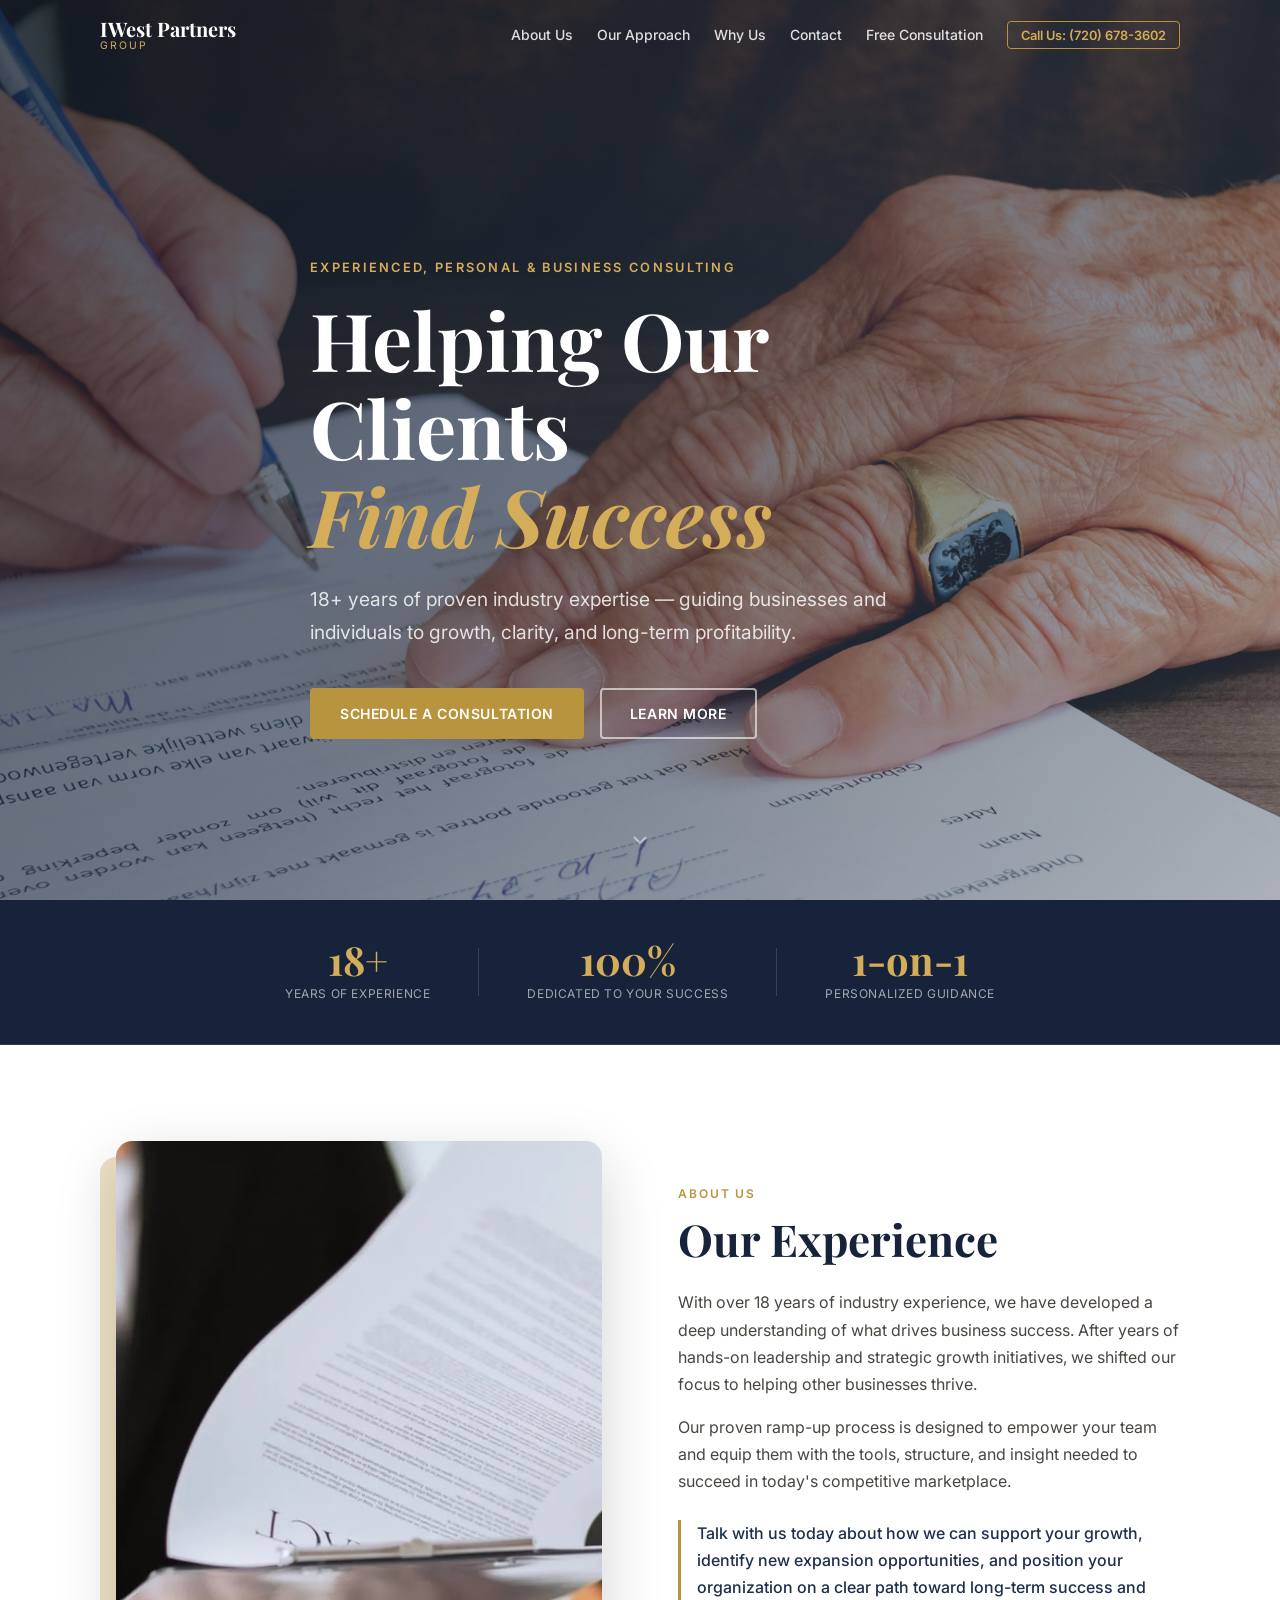
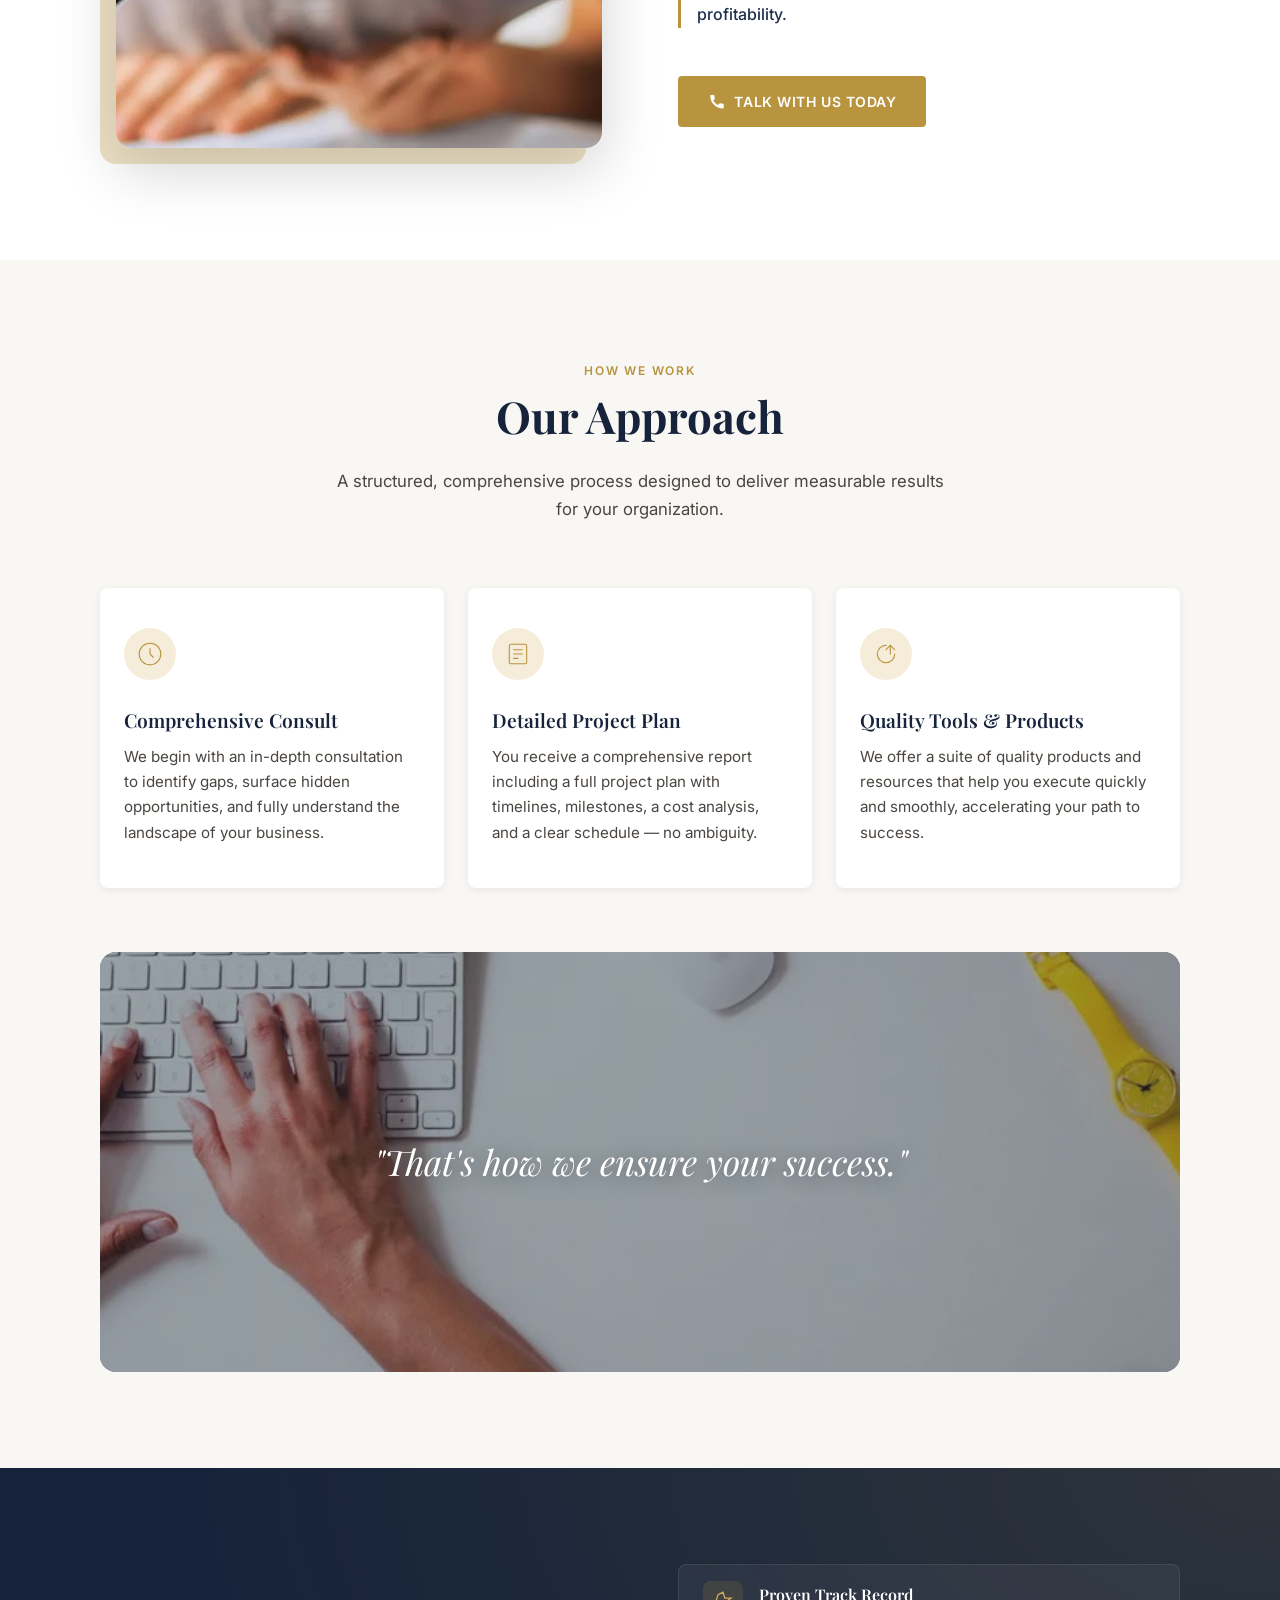
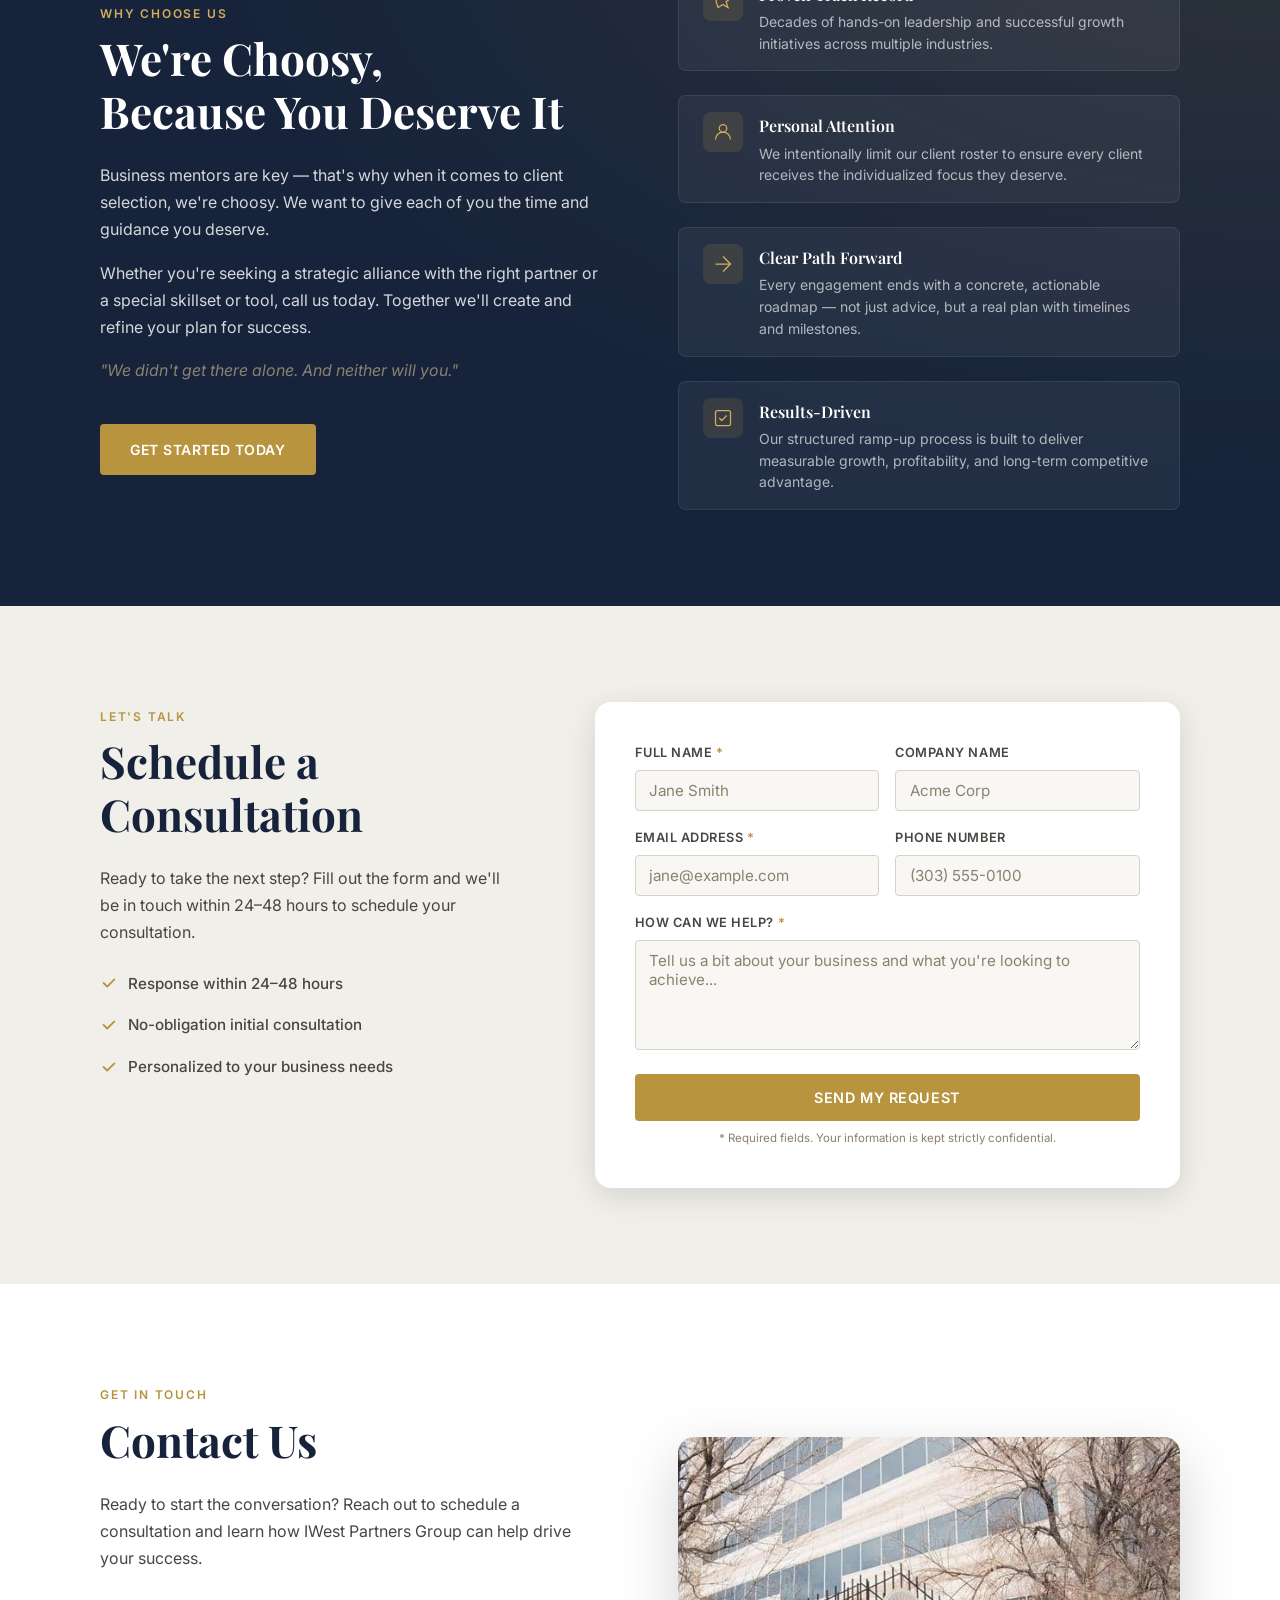
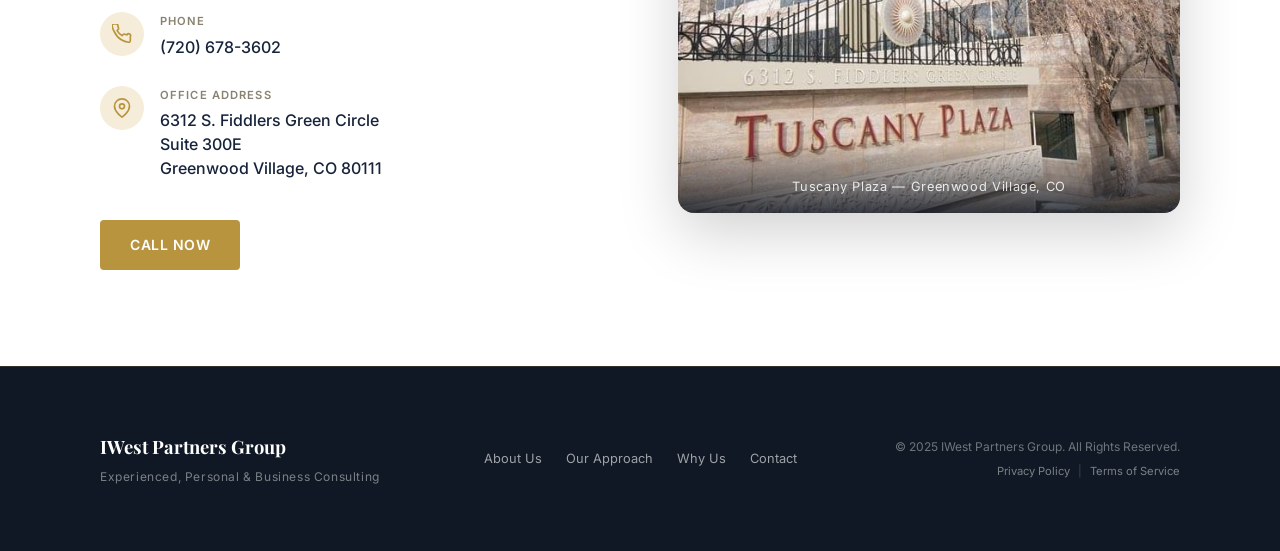
<file: index.html>
<!DOCTYPE html>
<html lang="en">
<head>
  <meta charset="UTF-8" />
  <meta name="viewport" content="width=device-width, initial-scale=1.0" />
  <title>IWest Partners Group | Business &amp; Personal Consulting</title>
  <meta name="description" content="IWest Partners Group — Experienced personal and business consulting helping clients find success. 18+ years of industry experience in Greenwood Village, CO." />

  <!-- Open Graph / Social Sharing -->
  <meta property="og:type" content="website" />
  <meta property="og:url" content="https://www.iwestpartners.com/" />
  <meta property="og:title" content="IWest Partners Group | Business &amp; Personal Consulting" />
  <meta property="og:description" content="18+ years of proven expertise guiding businesses and individuals to growth, clarity, and long-term profitability. Schedule a free consultation today." />
  <meta property="og:image" content="https://www.iwestpartners.com/images/hero-bg.jpg" />

  <!-- Twitter / X Card -->
  <meta name="twitter:card" content="summary_large_image" />
  <meta name="twitter:title" content="IWest Partners Group | Business &amp; Personal Consulting" />
  <meta name="twitter:description" content="18+ years of proven expertise guiding businesses and individuals to growth, clarity, and long-term profitability. Schedule a free consultation today." />
  <meta name="twitter:image" content="https://www.iwestpartners.com/images/hero-bg.jpg" />
  <link rel="preconnect" href="https://fonts.googleapis.com" />
  <link rel="preconnect" href="https://fonts.gstatic.com" crossorigin />
  <link href="https://fonts.googleapis.com/css2?family=Playfair+Display:wght@400;600;700&family=Inter:wght@300;400;500;600&display=swap" rel="stylesheet" />
  <link rel="stylesheet" href="css/styles.css" />
  <link rel="icon" type="image/svg+xml" href="favicon.svg" />
</head>
<body>

  <!-- ============================================================
       NAVIGATION
  ============================================================ -->
  <header class="site-header" id="site-header">
    <nav class="nav container">
      <a href="#home" class="nav-logo">
        <span class="logo-main">IWest Partners</span>
        <span class="logo-sub">Group</span>
      </a>

      <button class="nav-toggle" id="nav-toggle" aria-label="Toggle navigation">
        <span></span><span></span><span></span>
      </button>

      <ul class="nav-links" id="nav-links">
        <li><a href="#about" class="nav-link">About Us</a></li>
        <li><a href="#approach" class="nav-link">Our Approach</a></li>
        <li><a href="#why-us" class="nav-link">Why Us</a></li>
        <li><a href="#contact" class="nav-link">Contact</a></li>
        <li><a href="#consultation" class="nav-link">Free Consultation</a></li>
        <li><a href="tel:7206783602" class="nav-cta">Call Us: (720) 678-3602</a></li>
      </ul>
    </nav>
  </header>

  <!-- ============================================================
       HERO
  ============================================================ -->
  <section class="hero" id="home">
    <div class="hero-bg">
      <!-- Place images/hero-bg.jpg (keyboard/desk photo) in the images folder -->
      <img src="images/hero-bg.jpg" alt="" class="hero-bg-img" aria-hidden="true" />
      <div class="hero-overlay"></div>
    </div>
    <div class="hero-content container">
      <p class="hero-eyebrow">Experienced, Personal &amp; Business Consulting</p>
      <h1 class="hero-headline">Helping Our Clients<br /><em>Find Success</em></h1>
      <p class="hero-sub">18+ years of proven industry expertise — guiding businesses and individuals to growth, clarity, and long-term profitability.</p>
      <div class="hero-actions">
        <a href="#consultation" class="btn btn-primary">Schedule a Consultation</a>
        <a href="#about" class="btn btn-outline">Learn More</a>
      </div>
    </div>
    <a href="#about" class="hero-scroll" aria-label="Scroll down">
      <svg width="24" height="24" viewBox="0 0 24 24" fill="none" stroke="currentColor" stroke-width="2">
        <polyline points="6 9 12 15 18 9"></polyline>
      </svg>
    </a>
  </section>

  <!-- ============================================================
       STATS BAR
  ============================================================ -->
  <section class="stats-bar">
    <div class="container stats-grid">
      <div class="stat-item">
        <span class="stat-number">18+</span>
        <span class="stat-label">Years of Experience</span>
      </div>
      <div class="stat-divider"></div>
      <div class="stat-item">
        <span class="stat-number">100%</span>
        <span class="stat-label">Dedicated to Your Success</span>
      </div>
      <div class="stat-divider"></div>
      <div class="stat-item">
        <span class="stat-number">1-on-1</span>
        <span class="stat-label">Personalized Guidance</span>
      </div>
    </div>
  </section>

  <!-- ============================================================
       ABOUT
  ============================================================ -->
  <section class="about section" id="about">
    <div class="container about-grid">
      <div class="about-image-wrap fade-in">
        <!-- Place images/about-team.jpg (document review / business meeting photo) -->
        <img src="images/about-team.jpg" alt="Business professionals reviewing documents" class="about-img" loading="lazy" />
        <div class="about-image-accent"></div>
      </div>
      <div class="about-text fade-in">
        <p class="section-eyebrow">About Us</p>
        <h2 class="section-title">Our Experience</h2>
        <p class="body-text">With over 18 years of industry experience, we have developed a deep understanding of what drives business success. After years of hands-on leadership and strategic growth initiatives, we shifted our focus to helping other businesses thrive.</p>
        <p class="body-text">Our proven ramp-up process is designed to empower your team and equip them with the tools, structure, and insight needed to succeed in today's competitive marketplace.</p>
        <p class="body-text highlight-text">Talk with us today about how we can support your growth, identify new expansion opportunities, and position your organization on a clear path toward long-term success and profitability.</p>
        <a href="tel:7206783602" class="btn btn-primary">
          <svg xmlns="http://www.w3.org/2000/svg" viewBox="0 0 24 24" fill="currentColor" width="18" height="18" style="margin-right:8px;vertical-align:-3px;flex-shrink:0"><path d="M6.62 10.79a15.05 15.05 0 006.59 6.59l2.2-2.2a1 1 0 011.01-.24 11.47 11.47 0 003.58.57 1 1 0 011 1V21a1 1 0 01-1 1A17 17 0 013 5a1 1 0 011-1h3.5a1 1 0 011 1 11.47 11.47 0 00.57 3.58 1 1 0 01-.25 1.01l-2.2 2.2z"/></svg>Talk With Us Today
        </a>
      </div>
    </div>
  </section>

  <!-- ============================================================
       APPROACH
  ============================================================ -->
  <section class="approach section" id="approach">
    <div class="container">
      <div class="section-header text-center fade-in">
        <p class="section-eyebrow">How We Work</p>
        <h2 class="section-title">Our Approach</h2>
        <p class="section-intro">A structured, comprehensive process designed to deliver measurable results for your organization.</p>
      </div>

      <div class="approach-cards">

        <div class="approach-card fade-in">
          <div class="card-icon">
            <svg viewBox="0 0 48 48" fill="none" stroke="currentColor" stroke-width="2" stroke-linecap="round" stroke-linejoin="round">
              <circle cx="24" cy="24" r="20"/>
              <path d="M24 14v10l6 6"/>
            </svg>
          </div>
          <h3 class="card-title">Comprehensive Consult</h3>
          <p class="card-text">We begin with an in-depth consultation to identify gaps, surface hidden opportunities, and fully understand the landscape of your business.</p>
        </div>

        <div class="approach-card fade-in">
          <div class="card-icon">
            <svg viewBox="0 0 48 48" fill="none" stroke="currentColor" stroke-width="2" stroke-linecap="round" stroke-linejoin="round">
              <rect x="8" y="6" width="32" height="36" rx="3"/>
              <line x1="16" y1="16" x2="32" y2="16"/>
              <line x1="16" y1="24" x2="32" y2="24"/>
              <line x1="16" y1="32" x2="24" y2="32"/>
            </svg>
          </div>
          <h3 class="card-title">Detailed Project Plan</h3>
          <p class="card-text">You receive a comprehensive report including a full project plan with timelines, milestones, a cost analysis, and a clear schedule — no ambiguity.</p>
        </div>

        <div class="approach-card fade-in">
          <div class="card-icon">
            <svg viewBox="0 0 48 48" fill="none" stroke="currentColor" stroke-width="2" stroke-linecap="round" stroke-linejoin="round">
              <path d="M40 24c0 8.837-7.163 16-16 16S8 32.837 8 24 15.163 8 24 8"/>
              <polyline points="24 16 32 8 40 16"/>
              <path d="M32 8v16"/>
            </svg>
          </div>
          <h3 class="card-title">Quality Tools &amp; Products</h3>
          <p class="card-text">We offer a suite of quality products and resources that help you execute quickly and smoothly, accelerating your path to success.</p>
        </div>

      </div>

      <div class="approach-image-wrap fade-in">
        <!-- Place images/approach.jpg (signing/writing document photo) -->
        <img src="images/approach.jpg" alt="Professional reviewing and signing a business document" class="approach-img" loading="lazy" />
        <div class="approach-overlay">
          <blockquote class="approach-quote">"That's how we ensure your success."</blockquote>
        </div>
      </div>

    </div>
  </section>

  <!-- ============================================================
       WHY US
  ============================================================ -->
  <section class="why-us section" id="why-us">
    <div class="why-us-bg"></div>
    <div class="container why-us-inner">
      <div class="why-us-text fade-in">
        <p class="section-eyebrow light">Why Choose Us</p>
        <h2 class="section-title light">We're Choosy,<br />Because You Deserve It</h2>
        <p class="body-text light">Business mentors are key — that's why when it comes to client selection, we're choosy. We want to give each of you the time and guidance you deserve.</p>
        <p class="body-text light">Whether you're seeking a strategic alliance with the right partner or a special skillset or tool, call us today. Together we'll create and refine your plan for success.</p>
        <p class="body-text light italic">"We didn't get there alone. And neither will you."</p>
        <a href="#contact" class="btn btn-gold">Get Started Today</a>
      </div>
      <div class="why-us-features fade-in">
        <div class="feature-item">
          <div class="feature-icon">
            <svg viewBox="0 0 32 32" fill="none" stroke="currentColor" stroke-width="2">
              <path d="M16 2l3.09 9.26H29l-8.09 5.99 3.09 9.26L16 21.52l-7.91 5-3.09-9.26L5 15.25l3.09-9.26z" />
            </svg>
          </div>
          <div>
            <h4 class="feature-title">Proven Track Record</h4>
            <p class="feature-text">Decades of hands-on leadership and successful growth initiatives across multiple industries.</p>
          </div>
        </div>
        <div class="feature-item">
          <div class="feature-icon">
            <svg viewBox="0 0 32 32" fill="none" stroke="currentColor" stroke-width="2">
              <circle cx="16" cy="10" r="6"/>
              <path d="M4 28c0-6.627 5.373-12 12-12s12 5.373 12 12"/>
            </svg>
          </div>
          <div>
            <h4 class="feature-title">Personal Attention</h4>
            <p class="feature-text">We intentionally limit our client roster to ensure every client receives the individualized focus they deserve.</p>
          </div>
        </div>
        <div class="feature-item">
          <div class="feature-icon">
            <svg viewBox="0 0 32 32" fill="none" stroke="currentColor" stroke-width="2">
              <path d="M4 16h24M16 4l12 12-12 12"/>
            </svg>
          </div>
          <div>
            <h4 class="feature-title">Clear Path Forward</h4>
            <p class="feature-text">Every engagement ends with a concrete, actionable roadmap — not just advice, but a real plan with timelines and milestones.</p>
          </div>
        </div>
        <div class="feature-item">
          <div class="feature-icon">
            <svg viewBox="0 0 32 32" fill="none" stroke="currentColor" stroke-width="2">
              <rect x="4" y="4" width="24" height="24" rx="3"/>
              <polyline points="10 16 14 20 22 12"/>
            </svg>
          </div>
          <div>
            <h4 class="feature-title">Results-Driven</h4>
            <p class="feature-text">Our structured ramp-up process is built to deliver measurable growth, profitability, and long-term competitive advantage.</p>
          </div>
        </div>
      </div>
    </div>
  </section>

  <!-- ============================================================
       CONSULTATION FORM
  ============================================================ -->
  <section class="consult-form section" id="consultation">
    <div class="container">
      <div class="consult-form-inner">

        <div class="consult-form-text fade-in">
          <p class="section-eyebrow">Let's Talk</p>
          <h2 class="section-title">Schedule a Consultation</h2>
          <p class="body-text">Ready to take the next step? Fill out the form and we'll be in touch within 24–48 hours to schedule your consultation.</p>
          <ul class="consult-promises">
            <li>
              <svg viewBox="0 0 20 20" fill="currentColor"><path fill-rule="evenodd" d="M16.707 5.293a1 1 0 010 1.414l-8 8a1 1 0 01-1.414 0l-4-4a1 1 0 011.414-1.414L8 12.586l7.293-7.293a1 1 0 011.414 0z" clip-rule="evenodd"/></svg>
              Response within 24–48 hours
            </li>
            <li>
              <svg viewBox="0 0 20 20" fill="currentColor"><path fill-rule="evenodd" d="M16.707 5.293a1 1 0 010 1.414l-8 8a1 1 0 01-1.414 0l-4-4a1 1 0 011.414-1.414L8 12.586l7.293-7.293a1 1 0 011.414 0z" clip-rule="evenodd"/></svg>
              No-obligation initial consultation
            </li>
            <li>
              <svg viewBox="0 0 20 20" fill="currentColor"><path fill-rule="evenodd" d="M16.707 5.293a1 1 0 010 1.414l-8 8a1 1 0 01-1.414 0l-4-4a1 1 0 011.414-1.414L8 12.586l7.293-7.293a1 1 0 011.414 0z" clip-rule="evenodd"/></svg>
              Personalized to your business needs
            </li>
          </ul>
        </div>

        <form
          class="consult-form-card fade-in"
          action="https://formspree.io/f/mzdjbqgv"
          method="POST"
          id="consultForm"
        >
          <!-- Honeypot: hidden from humans, bots fill it in and get rejected -->
          <input type="text" name="_gotcha" style="display:none" tabindex="-1" autocomplete="off" />
          <div class="form-row">
            <div class="form-group">
              <label for="name">Full Name <span class="required">*</span></label>
              <input type="text" id="name" name="name" placeholder="Jane Smith" required />
            </div>
            <div class="form-group">
              <label for="company">Company Name</label>
              <input type="text" id="company" name="company" placeholder="Acme Corp" />
            </div>
          </div>
          <div class="form-row">
            <div class="form-group">
              <label for="email">Email Address <span class="required">*</span></label>
              <input type="email" id="email" name="email" placeholder="jane@example.com" required />
            </div>
            <div class="form-group">
              <label for="phone">Phone Number</label>
              <input type="tel" id="phone" name="phone" placeholder="(303) 555-0100" />
            </div>
          </div>
          <div class="form-group">
            <label for="message">How Can We Help? <span class="required">*</span></label>
            <textarea id="message" name="message" rows="4" placeholder="Tell us a bit about your business and what you're looking to achieve..." required></textarea>
          </div>
          <button type="submit" class="btn btn-primary form-submit">Send My Request</button>
          <p class="form-note">* Required fields. Your information is kept strictly confidential.</p>

          <!-- Success / error messages -->
          <div class="form-success" id="formSuccess" hidden>
            <svg viewBox="0 0 24 24" fill="none" stroke="currentColor" stroke-width="2"><path d="M22 11.08V12a10 10 0 11-5.93-9.14"/><polyline points="22 4 12 14.01 9 11.01"/></svg>
            Thank you! We'll be in touch within 24–48 hours.
          </div>
        </form>

      </div>
    </div>
  </section>

  <!-- ============================================================
       CONTACT
  ============================================================ -->
  <section class="contact section" id="contact">
    <div class="container contact-grid">

      <div class="contact-info fade-in">
        <p class="section-eyebrow">Get In Touch</p>
        <h2 class="section-title">Contact Us</h2>
        <p class="body-text">Ready to start the conversation? Reach out to schedule a consultation and learn how IWest Partners Group can help drive your success.</p>

        <ul class="contact-details">
          <li class="contact-detail">
            <div class="contact-icon">
              <svg viewBox="0 0 24 24" fill="none" stroke="currentColor" stroke-width="2">
                <path d="M22 16.92v3a2 2 0 01-2.18 2 19.79 19.79 0 01-8.63-3.07A19.5 19.5 0 013.07 9.81a19.79 19.79 0 01-3.07-8.67A2 2 0 012 0h3a2 2 0 012 1.72c.127.96.361 1.903.7 2.81a2 2 0 01-.45 2.11L6.09 7.91a16 16 0 006 6l1.27-1.27a2 2 0 012.11-.45c.907.339 1.85.573 2.81.7A2 2 0 0122 14.92v2z"/>
              </svg>
            </div>
            <div>
              <span class="contact-label">Phone</span>
              <a href="tel:7206783602" class="contact-value">(720) 678-3602</a>
            </div>
          </li>
          <li class="contact-detail">
            <div class="contact-icon">
              <svg viewBox="0 0 24 24" fill="none" stroke="currentColor" stroke-width="2">
                <path d="M21 10c0 7-9 13-9 13s-9-6-9-13a9 9 0 0118 0z"/>
                <circle cx="12" cy="10" r="3"/>
              </svg>
            </div>
            <div>
              <span class="contact-label">Office Address</span>
              <address class="contact-value not-italic">
                6312 S. Fiddlers Green Circle<br />
                Suite 300E<br />
                Greenwood Village, CO 80111
              </address>
            </div>
          </li>
        </ul>

        <a href="tel:7206783602" class="btn btn-primary">Call Now</a>
      </div>

      <div class="contact-image-wrap fade-in">
        <!-- Place images/office-building.jpg (Tuscany Plaza photo) -->
        <img src="images/office-building.jpg" alt="IWest Partners Group office at Tuscany Plaza, 6312 S. Fiddlers Green Circle, Greenwood Village, CO" class="contact-img" loading="lazy" />
        <div class="contact-img-caption">Tuscany Plaza — Greenwood Village, CO</div>
      </div>

    </div>
  </section>

  <!-- ============================================================
       FOOTER
  ============================================================ -->
  <footer class="site-footer">
    <div class="container footer-inner">
      <div class="footer-brand">
        <span class="footer-logo">IWest Partners Group</span>
        <p class="footer-tagline">Experienced, Personal &amp; Business Consulting</p>
      </div>
      <nav class="footer-nav" aria-label="Footer navigation">
        <a href="#about">About Us</a>
        <a href="#approach">Our Approach</a>
        <a href="#why-us">Why Us</a>
        <a href="#contact">Contact</a>
      </nav>
      <div class="footer-legal">
        <p>&copy; 2025 IWest Partners Group. All Rights Reserved.</p>
        <div class="footer-links">
          <a href="privacy-policy.html">Privacy Policy</a>
          <span aria-hidden="true">|</span>
          <a href="terms-of-service.html">Terms of Service</a>
        </div>
      </div>
    </div>
  </footer>

  <script src="js/main.js"></script>
</body>
</html>
</file>
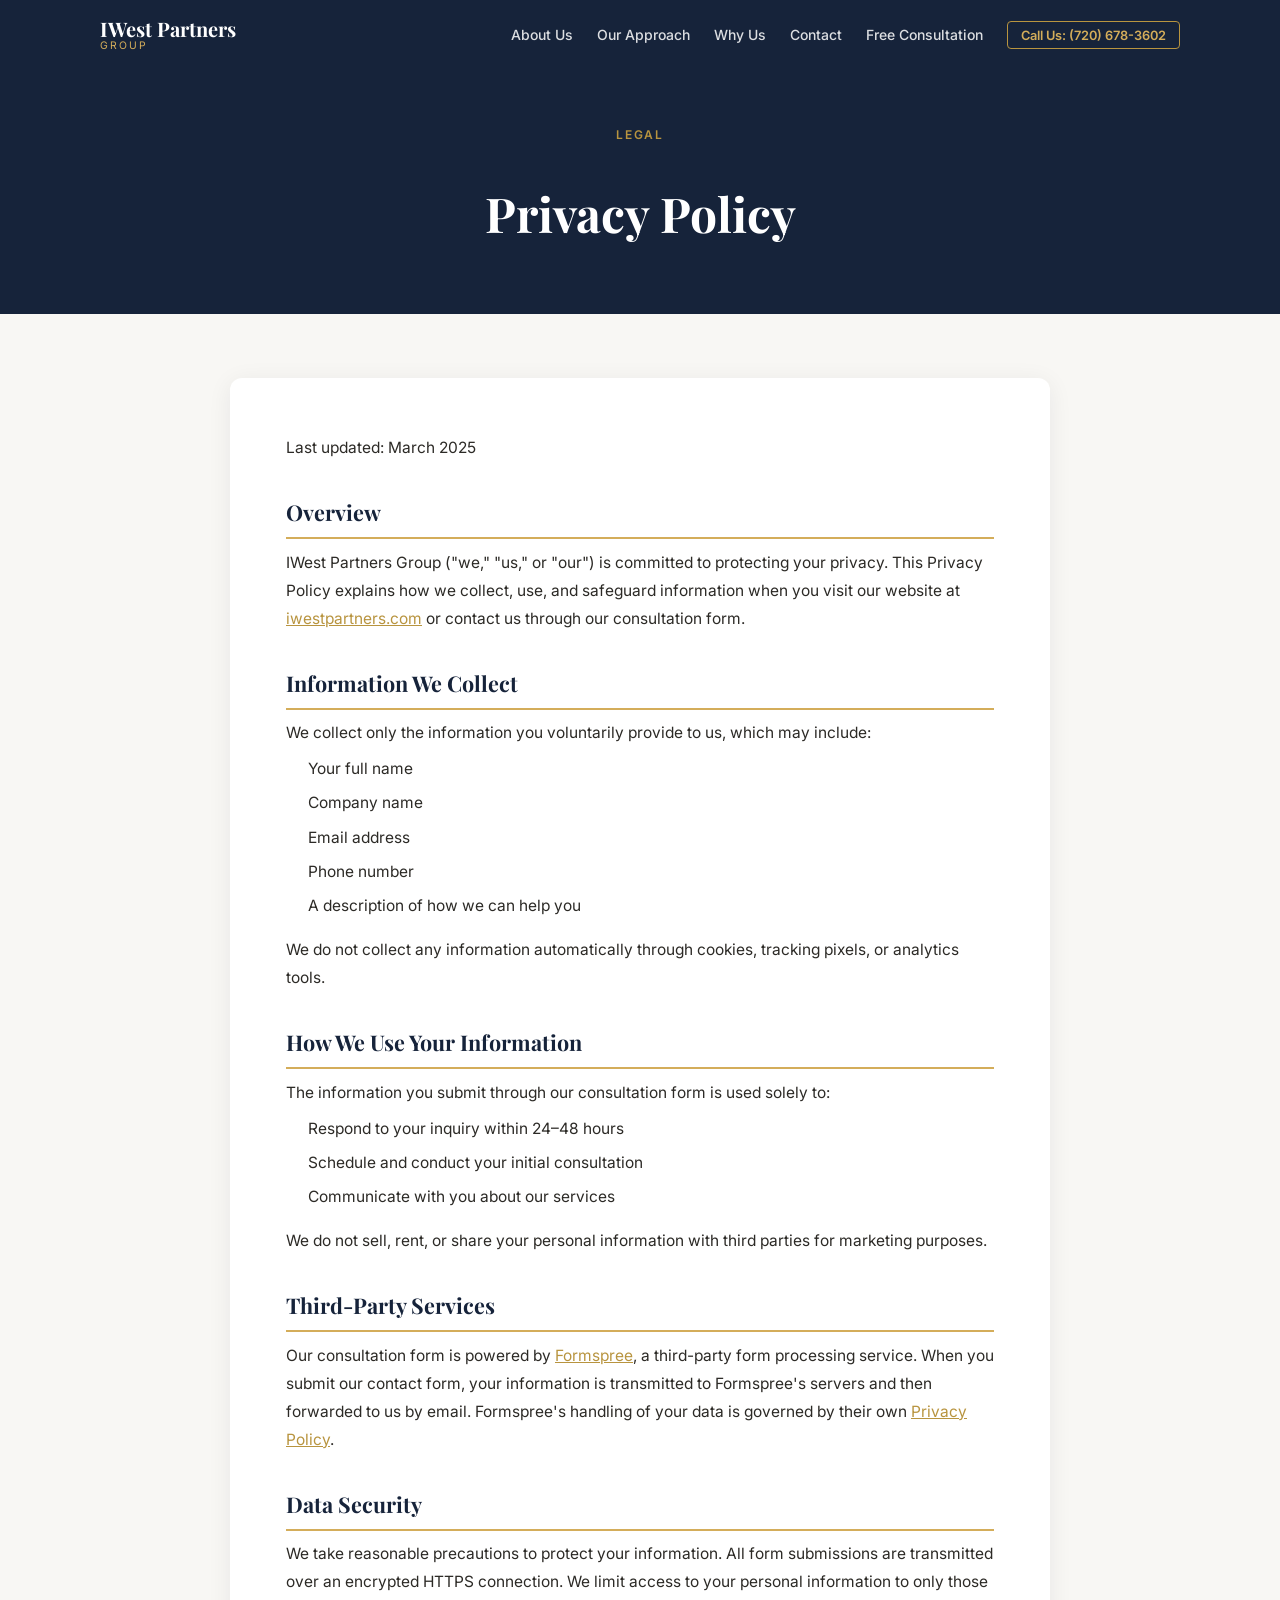
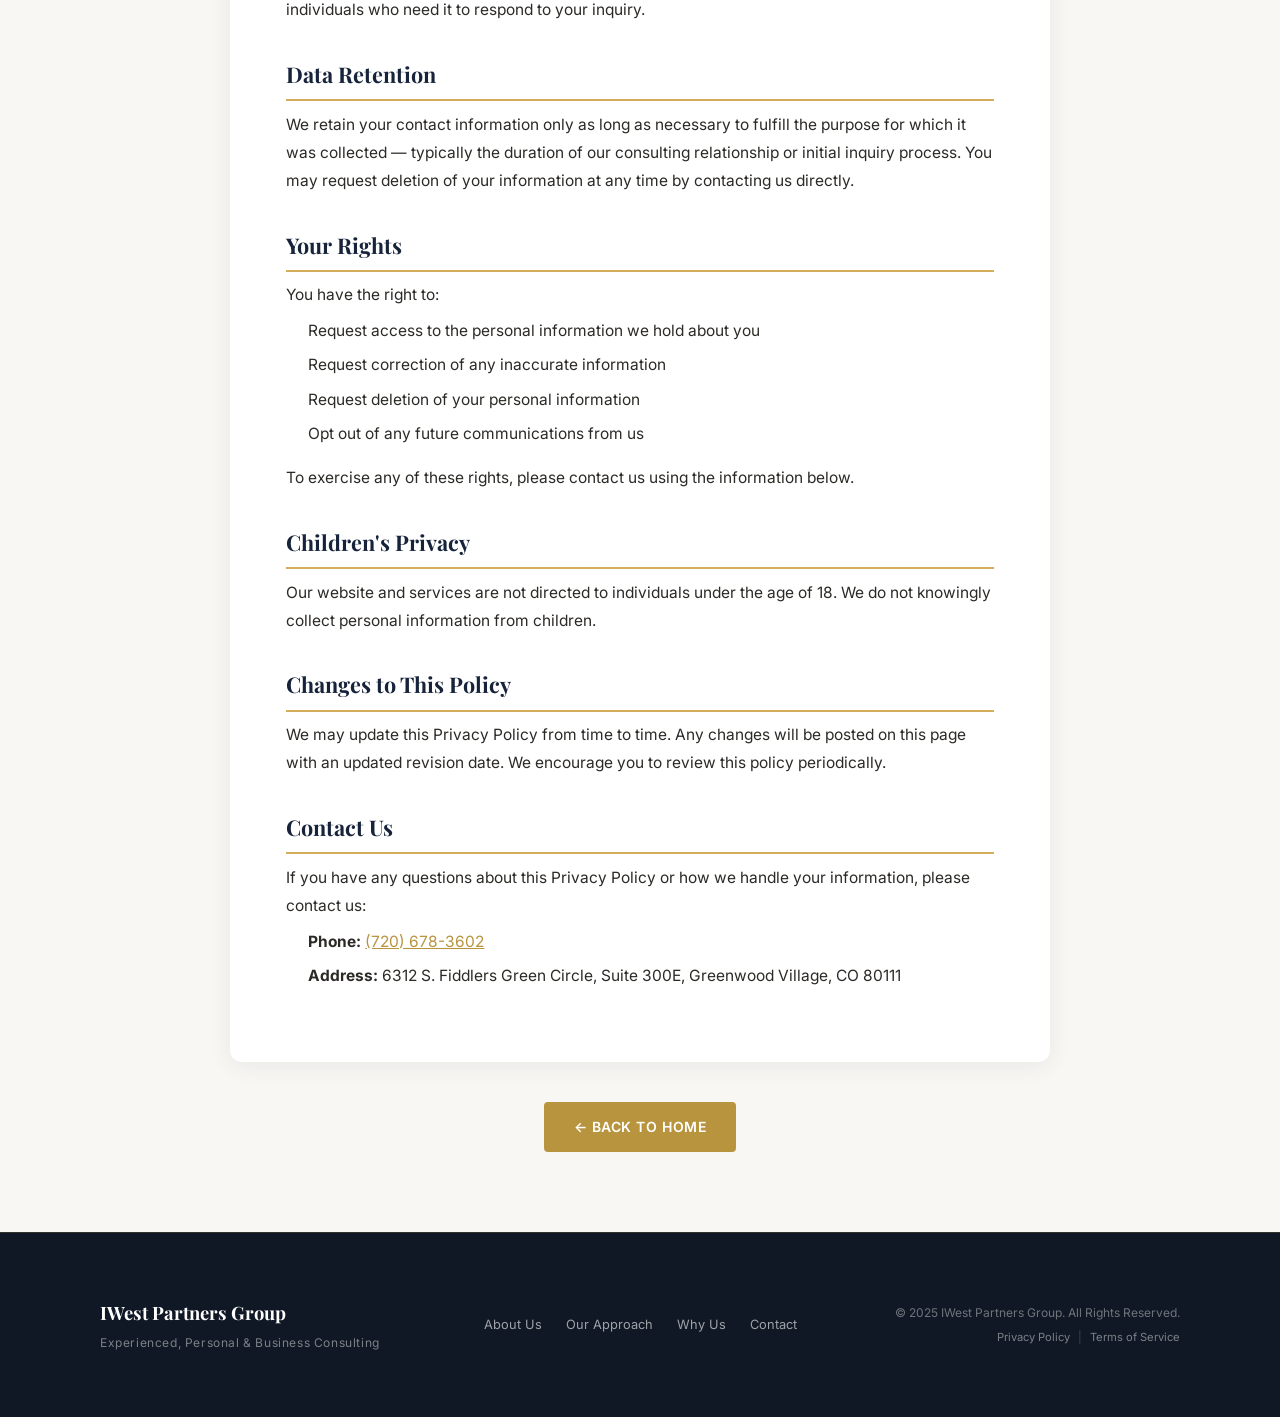
<file: privacy-policy.html>
<!DOCTYPE html>
<html lang="en">
<head>
  <meta charset="UTF-8" />
  <meta name="viewport" content="width=device-width, initial-scale=1.0" />
  <title>Privacy Policy | IWest Partners Group</title>
  <meta name="description" content="Privacy Policy for IWest Partners Group — how we collect, use, and protect your information." />
  <link rel="preconnect" href="https://fonts.googleapis.com" />
  <link rel="preconnect" href="https://fonts.gstatic.com" crossorigin />
  <link href="https://fonts.googleapis.com/css2?family=Playfair+Display:wght@400;600;700&family=Inter:wght@300;400;500;600&display=swap" rel="stylesheet" />
  <link rel="stylesheet" href="css/styles.css" />
  <link rel="icon" type="image/svg+xml" href="favicon.svg" />
  <style>
    .policy-hero {
      background: var(--navy);
      padding: 120px 0 60px;
      text-align: center;
    }
    .policy-hero .section-eyebrow { color: var(--gold); }
    .policy-hero h1 {
      font-family: var(--font-serif);
      font-size: clamp(2rem, 4vw, 3rem);
      color: #fff;
      margin: 0.4em 0 0;
    }
    .policy-body {
      padding: 64px 0 80px;
      background: var(--off-white);
    }
    .policy-card {
      background: #fff;
      border-radius: 12px;
      padding: clamp(32px, 5vw, 56px);
      box-shadow: 0 4px 24px rgba(10,25,47,.07);
      max-width: 820px;
      margin: 0 auto;
    }
    .policy-card h2 {
      font-family: var(--font-serif);
      font-size: 1.35rem;
      color: var(--navy);
      margin: 2rem 0 0.6rem;
      padding-bottom: 0.4rem;
      border-bottom: 2px solid var(--gold-light);
    }
    .policy-card h2:first-child { margin-top: 0; }
    .policy-card p,
    .policy-card li {
      font-family: var(--font-sans);
      font-size: 0.97rem;
      line-height: 1.8;
      color: var(--body-text);
    }
    .policy-card ul {
      padding-left: 1.4em;
      margin: 0.5rem 0 1rem;
    }
    .policy-card li { margin-bottom: 0.4rem; }
    .policy-card a { color: var(--gold); text-decoration: underline; }
    .policy-updated {
      font-size: 0.85rem;
      color: #888;
      margin-bottom: 2rem;
    }
    .policy-back {
      text-align: center;
      margin-top: 40px;
    }
  </style>
</head>
<body>

  <!-- ============================================================
       NAVIGATION
  ============================================================ -->
  <header class="site-header" id="site-header">
    <nav class="nav container">
      <a href="index.html" class="nav-logo">
        <span class="logo-main">IWest Partners</span>
        <span class="logo-sub">Group</span>
      </a>

      <button class="nav-toggle" id="nav-toggle" aria-label="Toggle navigation">
        <span></span><span></span><span></span>
      </button>

      <ul class="nav-links" id="nav-links">
        <li><a href="index.html#about" class="nav-link">About Us</a></li>
        <li><a href="index.html#approach" class="nav-link">Our Approach</a></li>
        <li><a href="index.html#why-us" class="nav-link">Why Us</a></li>
        <li><a href="index.html#contact" class="nav-link">Contact</a></li>
        <li><a href="index.html#consultation" class="nav-link">Free Consultation</a></li>
        <li><a href="tel:7206783602" class="nav-cta">Call Us: (720) 678-3602</a></li>
      </ul>
    </nav>
  </header>

  <!-- ============================================================
       HERO
  ============================================================ -->
  <section class="policy-hero">
    <div class="container">
      <p class="section-eyebrow">Legal</p>
      <h1>Privacy Policy</h1>
    </div>
  </section>

  <!-- ============================================================
       POLICY CONTENT
  ============================================================ -->
  <section class="policy-body">
    <div class="container">
      <div class="policy-card">

        <p class="policy-updated">Last updated: March 2025</p>

        <h2>Overview</h2>
        <p>IWest Partners Group ("we," "us," or "our") is committed to protecting your privacy. This Privacy Policy explains how we collect, use, and safeguard information when you visit our website at <a href="https://zballon.github.io/iwestpartners/">iwestpartners.com</a> or contact us through our consultation form.</p>

        <h2>Information We Collect</h2>
        <p>We collect only the information you voluntarily provide to us, which may include:</p>
        <ul>
          <li>Your full name</li>
          <li>Company name</li>
          <li>Email address</li>
          <li>Phone number</li>
          <li>A description of how we can help you</li>
        </ul>
        <p>We do not collect any information automatically through cookies, tracking pixels, or analytics tools.</p>

        <h2>How We Use Your Information</h2>
        <p>The information you submit through our consultation form is used solely to:</p>
        <ul>
          <li>Respond to your inquiry within 24–48 hours</li>
          <li>Schedule and conduct your initial consultation</li>
          <li>Communicate with you about our services</li>
        </ul>
        <p>We do not sell, rent, or share your personal information with third parties for marketing purposes.</p>

        <h2>Third-Party Services</h2>
        <p>Our consultation form is powered by <a href="https://formspree.io" target="_blank" rel="noopener noreferrer">Formspree</a>, a third-party form processing service. When you submit our contact form, your information is transmitted to Formspree's servers and then forwarded to us by email. Formspree's handling of your data is governed by their own <a href="https://formspree.io/legal/privacy-policy/" target="_blank" rel="noopener noreferrer">Privacy Policy</a>.</p>

        <h2>Data Security</h2>
        <p>We take reasonable precautions to protect your information. All form submissions are transmitted over an encrypted HTTPS connection. We limit access to your personal information to only those individuals who need it to respond to your inquiry.</p>

        <h2>Data Retention</h2>
        <p>We retain your contact information only as long as necessary to fulfill the purpose for which it was collected — typically the duration of our consulting relationship or initial inquiry process. You may request deletion of your information at any time by contacting us directly.</p>

        <h2>Your Rights</h2>
        <p>You have the right to:</p>
        <ul>
          <li>Request access to the personal information we hold about you</li>
          <li>Request correction of any inaccurate information</li>
          <li>Request deletion of your personal information</li>
          <li>Opt out of any future communications from us</li>
        </ul>
        <p>To exercise any of these rights, please contact us using the information below.</p>

        <h2>Children's Privacy</h2>
        <p>Our website and services are not directed to individuals under the age of 18. We do not knowingly collect personal information from children.</p>

        <h2>Changes to This Policy</h2>
        <p>We may update this Privacy Policy from time to time. Any changes will be posted on this page with an updated revision date. We encourage you to review this policy periodically.</p>

        <h2>Contact Us</h2>
        <p>If you have any questions about this Privacy Policy or how we handle your information, please contact us:</p>
        <ul>
          <li><strong>Phone:</strong> <a href="tel:7206783602">(720) 678-3602</a></li>
          <li><strong>Address:</strong> 6312 S. Fiddlers Green Circle, Suite 300E, Greenwood Village, CO 80111</li>
        </ul>

      </div>

      <div class="policy-back">
        <a href="index.html" class="btn btn-primary">&larr; Back to Home</a>
      </div>
    </div>
  </section>

  <!-- ============================================================
       FOOTER
  ============================================================ -->
  <footer class="site-footer">
    <div class="container footer-inner">
      <div class="footer-brand">
        <span class="footer-logo">IWest Partners Group</span>
        <p class="footer-tagline">Experienced, Personal &amp; Business Consulting</p>
      </div>
      <nav class="footer-nav" aria-label="Footer navigation">
        <a href="index.html#about">About Us</a>
        <a href="index.html#approach">Our Approach</a>
        <a href="index.html#why-us">Why Us</a>
        <a href="index.html#contact">Contact</a>
      </nav>
      <div class="footer-legal">
        <p>&copy; 2025 IWest Partners Group. All Rights Reserved.</p>
        <div class="footer-links">
          <a href="privacy-policy.html">Privacy Policy</a>
          <span aria-hidden="true">|</span>
          <a href="terms-of-service.html">Terms of Service</a>
        </div>
      </div>
    </div>
  </footer>

  <script src="js/main.js"></script>
</body>
</html>
</file>
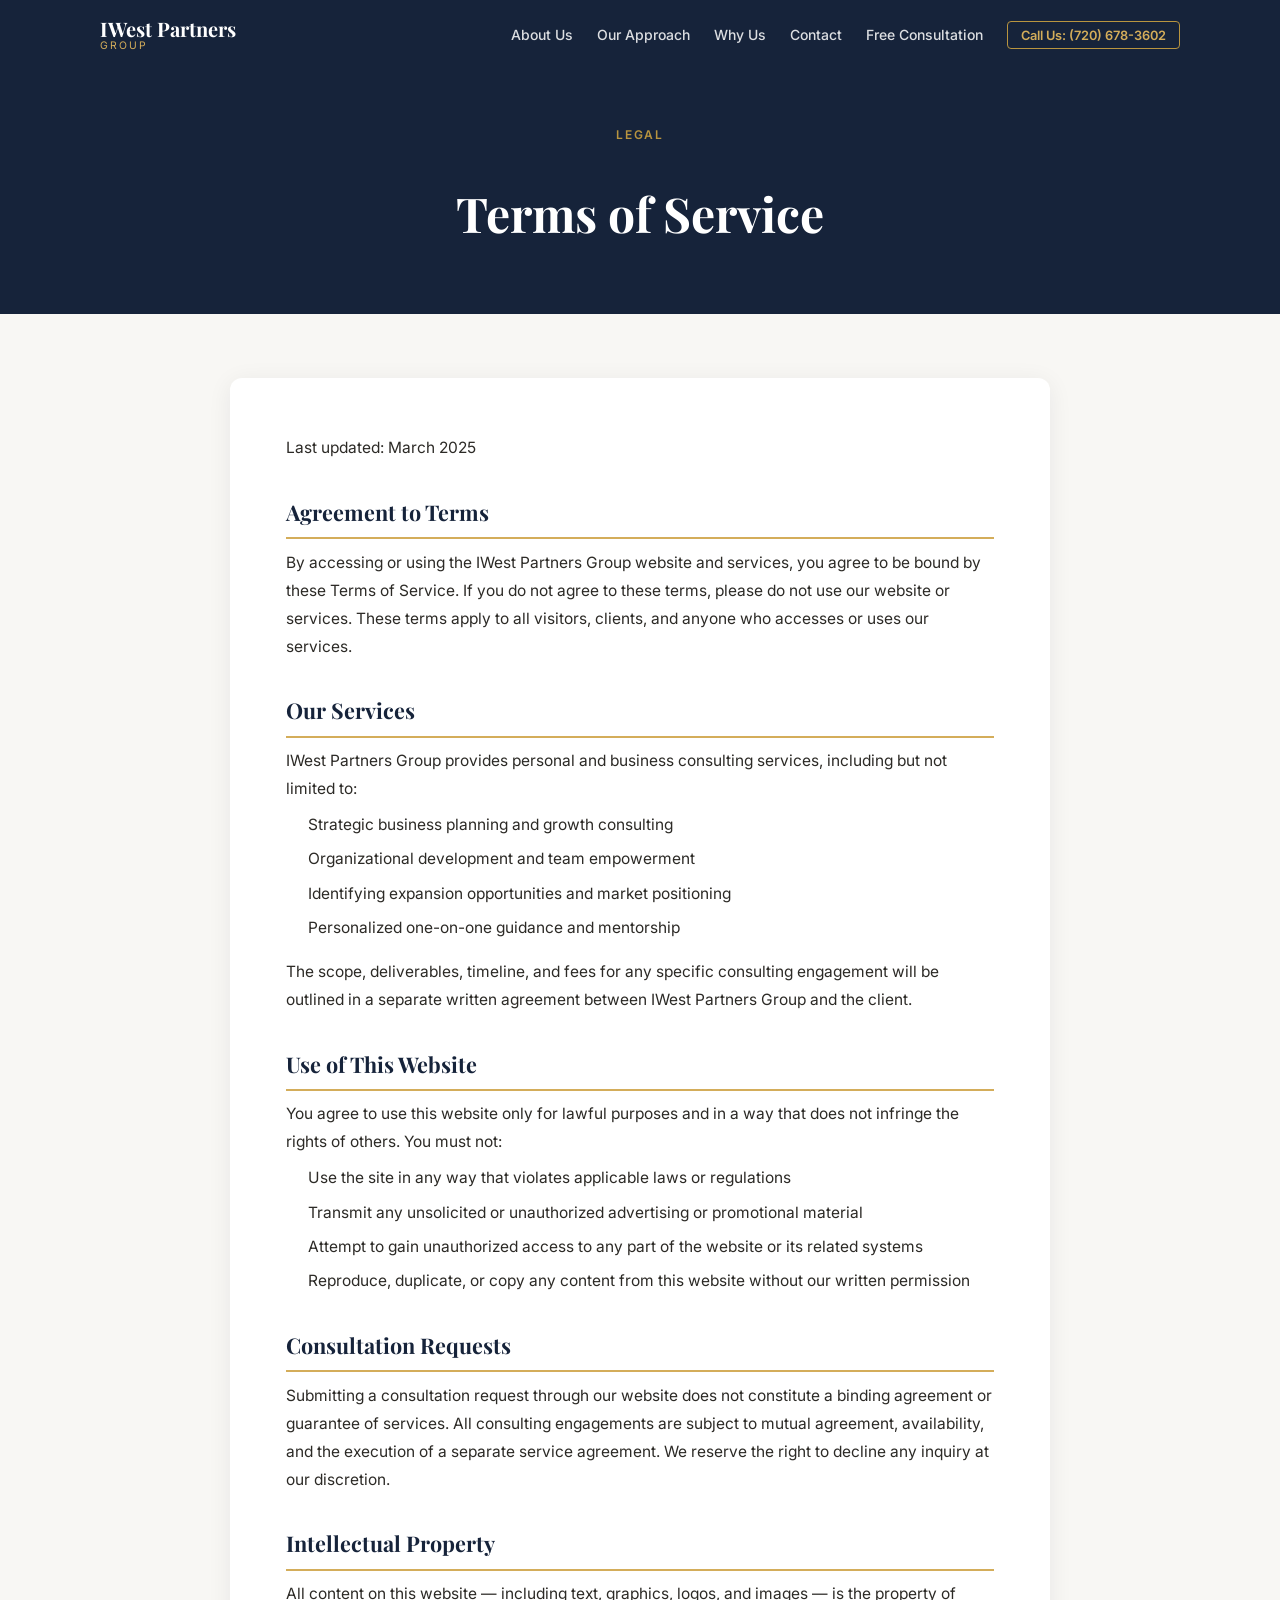
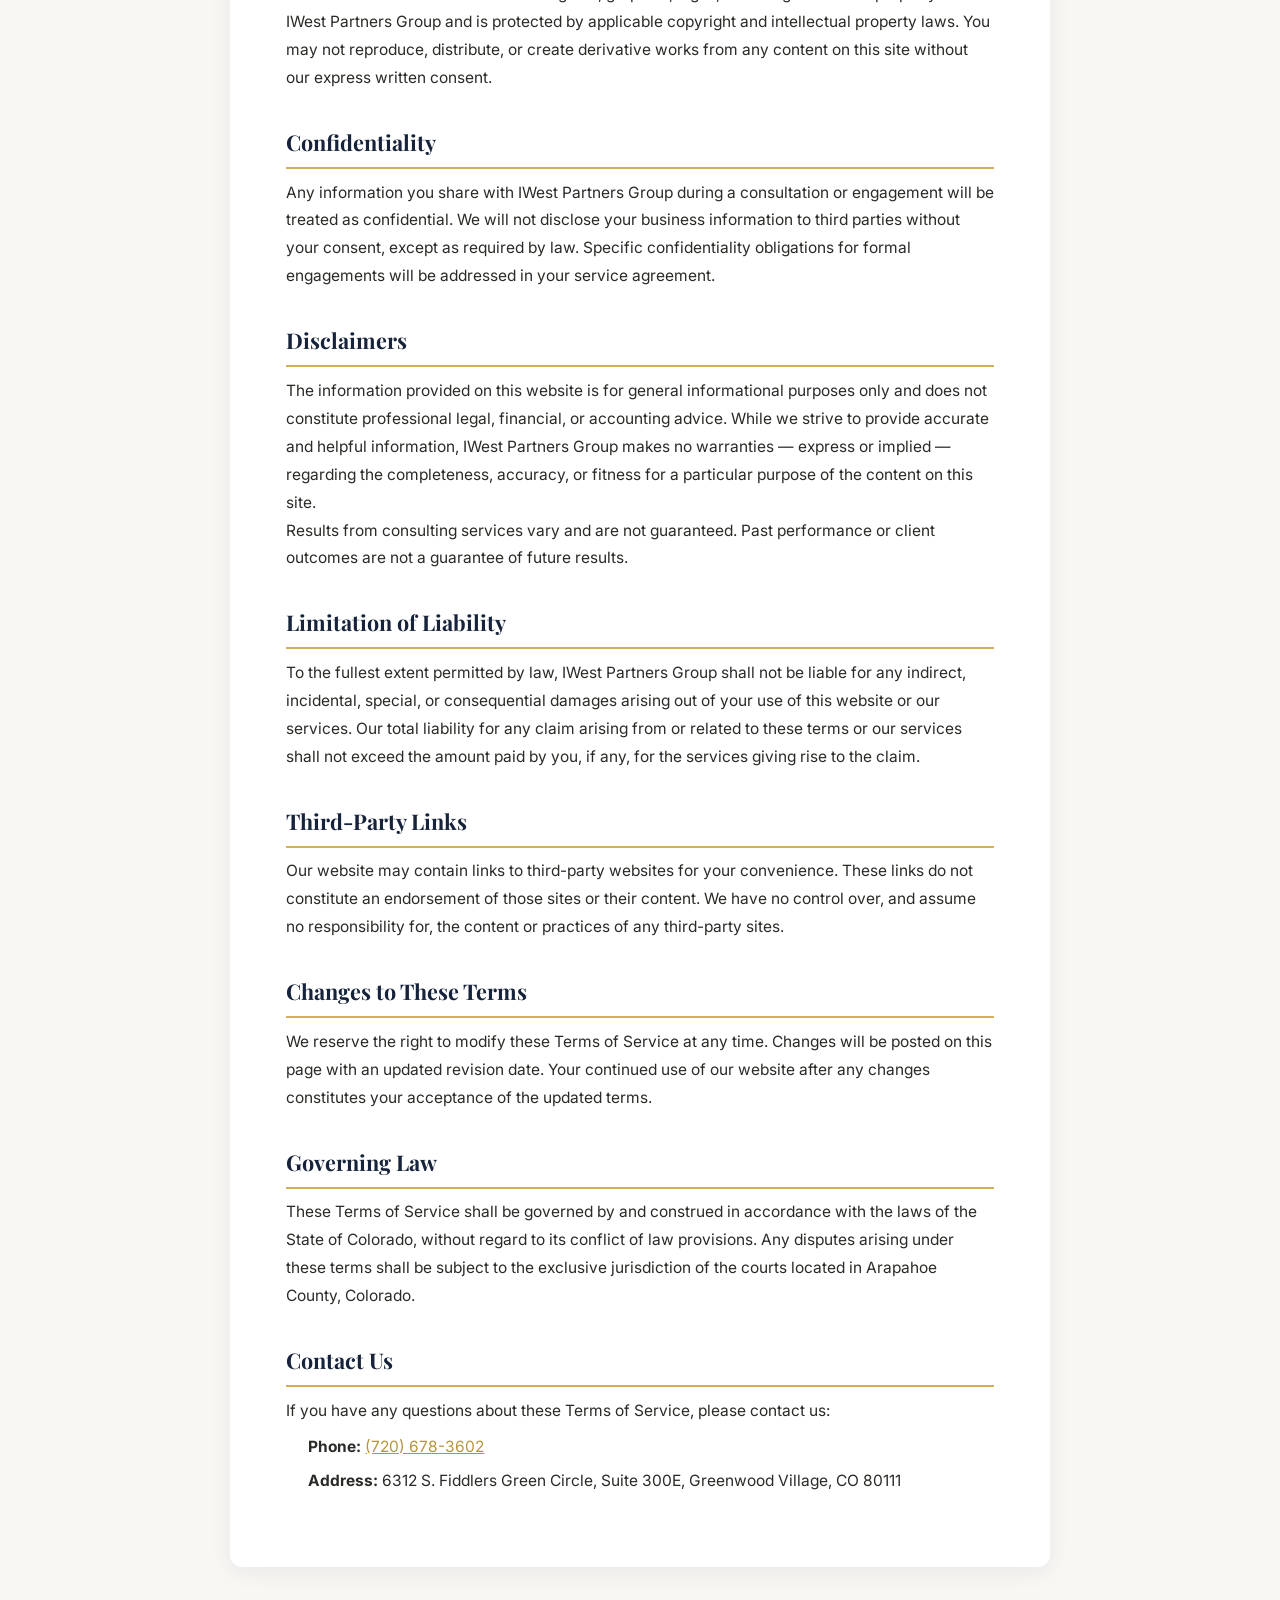
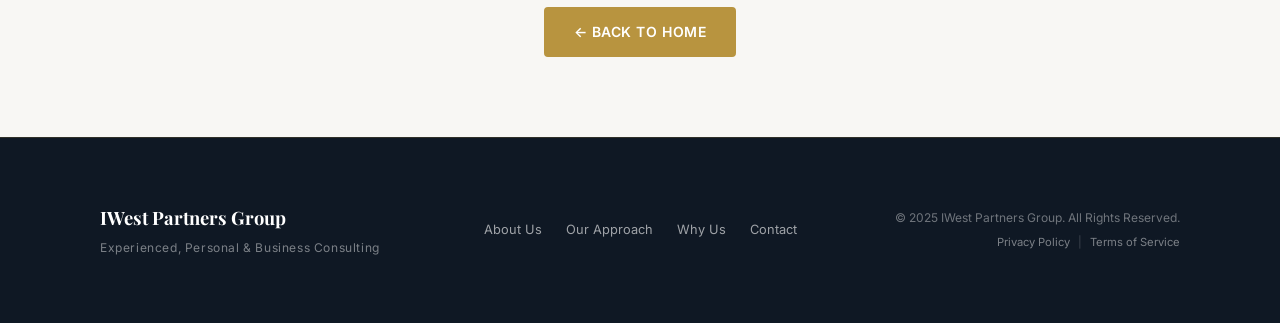
<file: terms-of-service.html>
<!DOCTYPE html>
<html lang="en">
<head>
  <meta charset="UTF-8" />
  <meta name="viewport" content="width=device-width, initial-scale=1.0" />
  <title>Terms of Service | IWest Partners Group</title>
  <meta name="description" content="Terms of Service for IWest Partners Group — the terms and conditions governing use of our website and services." />
  <link rel="preconnect" href="https://fonts.googleapis.com" />
  <link rel="preconnect" href="https://fonts.gstatic.com" crossorigin />
  <link href="https://fonts.googleapis.com/css2?family=Playfair+Display:wght@400;600;700&family=Inter:wght@300;400;500;600&display=swap" rel="stylesheet" />
  <link rel="stylesheet" href="css/styles.css" />
  <link rel="icon" type="image/svg+xml" href="favicon.svg" />
  <style>
    .policy-hero {
      background: var(--navy);
      padding: 120px 0 60px;
      text-align: center;
    }
    .policy-hero .section-eyebrow { color: var(--gold); }
    .policy-hero h1 {
      font-family: var(--font-serif);
      font-size: clamp(2rem, 4vw, 3rem);
      color: #fff;
      margin: 0.4em 0 0;
    }
    .policy-body {
      padding: 64px 0 80px;
      background: var(--off-white);
    }
    .policy-card {
      background: #fff;
      border-radius: 12px;
      padding: clamp(32px, 5vw, 56px);
      box-shadow: 0 4px 24px rgba(10,25,47,.07);
      max-width: 820px;
      margin: 0 auto;
    }
    .policy-card h2 {
      font-family: var(--font-serif);
      font-size: 1.35rem;
      color: var(--navy);
      margin: 2rem 0 0.6rem;
      padding-bottom: 0.4rem;
      border-bottom: 2px solid var(--gold-light);
    }
    .policy-card h2:first-child { margin-top: 0; }
    .policy-card p,
    .policy-card li {
      font-family: var(--font-sans);
      font-size: 0.97rem;
      line-height: 1.8;
      color: var(--body-text);
    }
    .policy-card ul {
      padding-left: 1.4em;
      margin: 0.5rem 0 1rem;
    }
    .policy-card li { margin-bottom: 0.4rem; }
    .policy-card a { color: var(--gold); text-decoration: underline; }
    .policy-updated {
      font-size: 0.85rem;
      color: #888;
      margin-bottom: 2rem;
    }
    .policy-back {
      text-align: center;
      margin-top: 40px;
    }
  </style>
</head>
<body>

  <!-- ============================================================
       NAVIGATION
  ============================================================ -->
  <header class="site-header" id="site-header">
    <nav class="nav container">
      <a href="index.html" class="nav-logo">
        <span class="logo-main">IWest Partners</span>
        <span class="logo-sub">Group</span>
      </a>

      <button class="nav-toggle" id="nav-toggle" aria-label="Toggle navigation">
        <span></span><span></span><span></span>
      </button>

      <ul class="nav-links" id="nav-links">
        <li><a href="index.html#about" class="nav-link">About Us</a></li>
        <li><a href="index.html#approach" class="nav-link">Our Approach</a></li>
        <li><a href="index.html#why-us" class="nav-link">Why Us</a></li>
        <li><a href="index.html#contact" class="nav-link">Contact</a></li>
        <li><a href="index.html#consultation" class="nav-link">Free Consultation</a></li>
        <li><a href="tel:7206783602" class="nav-cta">Call Us: (720) 678-3602</a></li>
      </ul>
    </nav>
  </header>

  <!-- ============================================================
       HERO
  ============================================================ -->
  <section class="policy-hero">
    <div class="container">
      <p class="section-eyebrow">Legal</p>
      <h1>Terms of Service</h1>
    </div>
  </section>

  <!-- ============================================================
       TERMS CONTENT
  ============================================================ -->
  <section class="policy-body">
    <div class="container">
      <div class="policy-card">

        <p class="policy-updated">Last updated: March 2025</p>

        <h2>Agreement to Terms</h2>
        <p>By accessing or using the IWest Partners Group website and services, you agree to be bound by these Terms of Service. If you do not agree to these terms, please do not use our website or services. These terms apply to all visitors, clients, and anyone who accesses or uses our services.</p>

        <h2>Our Services</h2>
        <p>IWest Partners Group provides personal and business consulting services, including but not limited to:</p>
        <ul>
          <li>Strategic business planning and growth consulting</li>
          <li>Organizational development and team empowerment</li>
          <li>Identifying expansion opportunities and market positioning</li>
          <li>Personalized one-on-one guidance and mentorship</li>
        </ul>
        <p>The scope, deliverables, timeline, and fees for any specific consulting engagement will be outlined in a separate written agreement between IWest Partners Group and the client.</p>

        <h2>Use of This Website</h2>
        <p>You agree to use this website only for lawful purposes and in a way that does not infringe the rights of others. You must not:</p>
        <ul>
          <li>Use the site in any way that violates applicable laws or regulations</li>
          <li>Transmit any unsolicited or unauthorized advertising or promotional material</li>
          <li>Attempt to gain unauthorized access to any part of the website or its related systems</li>
          <li>Reproduce, duplicate, or copy any content from this website without our written permission</li>
        </ul>

        <h2>Consultation Requests</h2>
        <p>Submitting a consultation request through our website does not constitute a binding agreement or guarantee of services. All consulting engagements are subject to mutual agreement, availability, and the execution of a separate service agreement. We reserve the right to decline any inquiry at our discretion.</p>

        <h2>Intellectual Property</h2>
        <p>All content on this website — including text, graphics, logos, and images — is the property of IWest Partners Group and is protected by applicable copyright and intellectual property laws. You may not reproduce, distribute, or create derivative works from any content on this site without our express written consent.</p>

        <h2>Confidentiality</h2>
        <p>Any information you share with IWest Partners Group during a consultation or engagement will be treated as confidential. We will not disclose your business information to third parties without your consent, except as required by law. Specific confidentiality obligations for formal engagements will be addressed in your service agreement.</p>

        <h2>Disclaimers</h2>
        <p>The information provided on this website is for general informational purposes only and does not constitute professional legal, financial, or accounting advice. While we strive to provide accurate and helpful information, IWest Partners Group makes no warranties — express or implied — regarding the completeness, accuracy, or fitness for a particular purpose of the content on this site.</p>
        <p>Results from consulting services vary and are not guaranteed. Past performance or client outcomes are not a guarantee of future results.</p>

        <h2>Limitation of Liability</h2>
        <p>To the fullest extent permitted by law, IWest Partners Group shall not be liable for any indirect, incidental, special, or consequential damages arising out of your use of this website or our services. Our total liability for any claim arising from or related to these terms or our services shall not exceed the amount paid by you, if any, for the services giving rise to the claim.</p>

        <h2>Third-Party Links</h2>
        <p>Our website may contain links to third-party websites for your convenience. These links do not constitute an endorsement of those sites or their content. We have no control over, and assume no responsibility for, the content or practices of any third-party sites.</p>

        <h2>Changes to These Terms</h2>
        <p>We reserve the right to modify these Terms of Service at any time. Changes will be posted on this page with an updated revision date. Your continued use of our website after any changes constitutes your acceptance of the updated terms.</p>

        <h2>Governing Law</h2>
        <p>These Terms of Service shall be governed by and construed in accordance with the laws of the State of Colorado, without regard to its conflict of law provisions. Any disputes arising under these terms shall be subject to the exclusive jurisdiction of the courts located in Arapahoe County, Colorado.</p>

        <h2>Contact Us</h2>
        <p>If you have any questions about these Terms of Service, please contact us:</p>
        <ul>
          <li><strong>Phone:</strong> <a href="tel:7206783602">(720) 678-3602</a></li>
          <li><strong>Address:</strong> 6312 S. Fiddlers Green Circle, Suite 300E, Greenwood Village, CO 80111</li>
        </ul>

      </div>

      <div class="policy-back">
        <a href="index.html" class="btn btn-primary">&larr; Back to Home</a>
      </div>
    </div>
  </section>

  <!-- ============================================================
       FOOTER
  ============================================================ -->
  <footer class="site-footer">
    <div class="container footer-inner">
      <div class="footer-brand">
        <span class="footer-logo">IWest Partners Group</span>
        <p class="footer-tagline">Experienced, Personal &amp; Business Consulting</p>
      </div>
      <nav class="footer-nav" aria-label="Footer navigation">
        <a href="index.html#about">About Us</a>
        <a href="index.html#approach">Our Approach</a>
        <a href="index.html#why-us">Why Us</a>
        <a href="index.html#contact">Contact</a>
      </nav>
      <div class="footer-legal">
        <p>&copy; 2025 IWest Partners Group. All Rights Reserved.</p>
        <div class="footer-links">
          <a href="privacy-policy.html">Privacy Policy</a>
          <span aria-hidden="true">|</span>
          <a href="terms-of-service.html">Terms of Service</a>
        </div>
      </div>
    </div>
  </footer>

  <script src="js/main.js"></script>
</body>
</html>
</file>
<file: css/styles.css>
/* ============================================================
   IWest Partners Group — Main Stylesheet
   ============================================================ */

/* ---- TOKENS ---- */
:root {
  --navy:      #16233a;
  --navy-mid:  #1e2f4d;
  --navy-dark: #0f1824;
  --gold:      #b8943f;
  --gold-light:#d4ad5a;
  --gold-pale: #f5edd9;
  --white:     #ffffff;
  --off-white: #f8f7f4;
  --gray-100:  #f1efe9;
  --gray-300:  #d6d2c8;
  --gray-500:  #8a8270;
  --gray-700:  #4a4540;
  --gray-900:  #1c1a17;
  --text:      #2c2a26;

  --font-serif: 'Playfair Display', Georgia, serif;
  --font-sans:  'Inter', system-ui, sans-serif;

  --space-xs:  0.5rem;
  --space-sm:  1rem;
  --space-md:  1.5rem;
  --space-lg:  2.5rem;
  --space-xl:  4rem;
  --space-2xl: 6rem;

  --radius-sm: 4px;
  --radius-md: 8px;
  --radius-lg: 16px;

  --shadow-sm: 0 2px 8px rgba(0,0,0,.07);
  --shadow-md: 0 8px 32px rgba(0,0,0,.12);
  --shadow-lg: 0 20px 60px rgba(0,0,0,.18);

  --transition: 0.3s ease;
  --max-width: 1160px;
}

/* ---- RESET ---- */
*, *::before, *::after { box-sizing: border-box; margin: 0; padding: 0; }
html { scroll-behavior: smooth; font-size: 16px; }
body {
  font-family: var(--font-sans);
  color: var(--text);
  background: var(--white);
  line-height: 1.7;
  -webkit-font-smoothing: antialiased;
  overflow-x: hidden;
}
img { max-width: 100%; height: auto; display: block; }
a { color: inherit; text-decoration: none; }
ul { list-style: none; }
address { font-style: normal; }

/* ---- UTILITY ---- */
.container {
  width: 100%;
  max-width: var(--max-width);
  margin-inline: auto;
  padding-inline: clamp(1.25rem, 5vw, 2.5rem);
}
.section { padding-block: var(--space-2xl); }
.text-center { text-align: center; }
.italic { font-style: italic; }
.not-italic { font-style: normal; }

/* ---- TYPOGRAPHY ---- */
.section-eyebrow {
  display: inline-block;
  font-family: var(--font-sans);
  font-size: 0.75rem;
  font-weight: 600;
  letter-spacing: 0.15em;
  text-transform: uppercase;
  color: var(--gold);
  margin-bottom: var(--space-xs);
}
.section-eyebrow.light { color: var(--gold-light); }

.section-title {
  font-family: var(--font-serif);
  font-size: clamp(1.75rem, 4vw, 2.75rem);
  font-weight: 700;
  line-height: 1.2;
  color: var(--navy);
  margin-bottom: var(--space-md);
}
.section-title.light { color: var(--white); }

.section-intro {
  max-width: 56ch;
  margin-inline: auto;
  color: var(--gray-700);
  font-size: 1.05rem;
  margin-bottom: var(--space-lg);
}

.body-text {
  color: var(--gray-700);
  font-size: 1rem;
  margin-bottom: var(--space-sm);
  max-width: 60ch;
}
.body-text.light { color: rgba(255,255,255,.82); }
.body-text.italic { font-style: italic; color: var(--gray-500); }
.highlight-text {
  font-weight: 500;
  color: var(--navy-mid);
  border-left: 3px solid var(--gold);
  padding-left: var(--space-sm);
  margin-block: var(--space-md);
}

/* ---- BUTTONS ---- */
.btn {
  display: inline-block;
  font-family: var(--font-sans);
  font-size: 0.875rem;
  font-weight: 600;
  letter-spacing: 0.04em;
  text-transform: uppercase;
  padding: 0.8em 2em;
  border-radius: var(--radius-sm);
  transition: background var(--transition), color var(--transition), box-shadow var(--transition), transform var(--transition);
  cursor: pointer;
  border: 2px solid transparent;
}
.btn:hover { transform: translateY(-2px); }

.btn-primary {
  background: var(--gold);
  color: var(--white);
  border-color: var(--gold);
}
.btn-primary:hover {
  background: var(--gold-light);
  border-color: var(--gold-light);
  box-shadow: 0 6px 20px rgba(184,148,63,.35);
}

.btn-outline {
  background: transparent;
  color: var(--white);
  border-color: rgba(255,255,255,.6);
}
.btn-outline:hover {
  background: rgba(255,255,255,.12);
  border-color: var(--white);
}

.btn-gold {
  background: var(--gold);
  color: var(--white);
  border-color: var(--gold);
}
.btn-gold:hover {
  background: var(--gold-light);
  border-color: var(--gold-light);
  box-shadow: 0 6px 20px rgba(184,148,63,.4);
}

/* ---- FADE-IN ANIMATION ---- */
.fade-in {
  opacity: 0;
  transform: translateY(24px);
  transition: opacity 0.65s ease, transform 0.65s ease;
}
.fade-in.visible {
  opacity: 1;
  transform: translateY(0);
}

/* ============================================================
   HEADER / NAV
   ============================================================ */
.site-header {
  position: fixed;
  top: 0; left: 0; right: 0;
  z-index: 100;
  padding-block: 1.1rem;
  transition: background var(--transition), box-shadow var(--transition), padding var(--transition);
}
.site-header.scrolled {
  background: var(--navy-dark);
  box-shadow: var(--shadow-md);
  padding-block: 0.7rem;
}

.nav {
  display: flex;
  align-items: center;
  justify-content: space-between;
  gap: var(--space-md);
}

.nav-logo {
  display: flex;
  flex-direction: column;
  line-height: 1.1;
}
.logo-main {
  font-family: var(--font-serif);
  font-size: 1.25rem;
  font-weight: 700;
  color: var(--white);
}
.logo-sub {
  font-size: 0.65rem;
  letter-spacing: 0.2em;
  text-transform: uppercase;
  color: var(--gold-light);
}

.nav-links {
  display: flex;
  align-items: center;
  gap: var(--space-md);
}
.nav-link {
  font-size: 0.875rem;
  font-weight: 500;
  color: rgba(255,255,255,.85);
  transition: color var(--transition);
  position: relative;
}
.nav-link::after {
  content: '';
  position: absolute;
  bottom: -3px; left: 0; right: 0;
  height: 1px;
  background: var(--gold);
  transform: scaleX(0);
  transition: transform var(--transition);
  transform-origin: left;
}
.nav-link:hover { color: var(--white); }
.nav-link:hover::after { transform: scaleX(1); }

.nav-cta {
  font-size: 0.8rem;
  font-weight: 600;
  color: var(--gold-light);
  border: 1px solid var(--gold);
  padding: 0.45em 1em;
  border-radius: var(--radius-sm);
  transition: background var(--transition), color var(--transition);
}
.nav-cta:hover {
  background: var(--gold);
  color: var(--white);
}

.nav-toggle {
  display: none;
  flex-direction: column;
  gap: 5px;
  background: none;
  border: none;
  cursor: pointer;
  padding: 4px;
}
.nav-toggle span {
  display: block;
  width: 24px;
  height: 2px;
  background: var(--white);
  border-radius: 2px;
  transition: transform var(--transition), opacity var(--transition);
}

/* ============================================================
   HERO
   ============================================================ */
.hero {
  position: relative;
  min-height: 100svh;
  display: flex;
  align-items: center;
  overflow: hidden;
}

.hero-bg {
  position: absolute;
  inset: 0;
  z-index: 0;
}
.hero-bg-img {
  width: 100%; height: 100%;
  object-fit: cover;
  object-position: center top;
}
.hero-overlay {
  position: absolute;
  inset: 0;
  background: linear-gradient(
    135deg,
    rgba(11, 18, 30, 0.72) 0%,
    rgba(22, 35, 58, 0.60) 50%,
    rgba(22, 35, 58, 0.35) 100%
  );
}


.hero-content {
  position: relative;
  z-index: 1;
  max-width: 740px;
  padding-top: 6rem;
}

.hero-eyebrow {
  font-size: 0.8rem;
  font-weight: 600;
  letter-spacing: 0.18em;
  text-transform: uppercase;
  color: var(--gold-light);
  margin-bottom: var(--space-sm);
}

.hero-headline {
  font-family: var(--font-serif);
  font-size: clamp(2.5rem, 7vw, 5rem);
  font-weight: 700;
  line-height: 1.1;
  color: var(--white);
  margin-bottom: var(--space-md);
}
.hero-headline em {
  font-style: italic;
  color: var(--gold-light);
}

.hero-sub {
  font-size: clamp(1rem, 2.5vw, 1.2rem);
  color: rgba(255,255,255,.82);
  max-width: 52ch;
  margin-bottom: var(--space-lg);
  line-height: 1.7;
}

.hero-actions {
  display: flex;
  gap: var(--space-sm);
  flex-wrap: wrap;
}

.hero-scroll {
  position: absolute;
  bottom: 2.5rem;
  left: 50%;
  transform: translateX(-50%);
  z-index: 1;
  color: rgba(255,255,255,.5);
  animation: bounce 2s infinite;
  transition: color var(--transition);
}
.hero-scroll:hover { color: var(--gold-light); }

@keyframes bounce {
  0%, 100% { transform: translateX(-50%) translateY(0); }
  50%       { transform: translateX(-50%) translateY(8px); }
}

/* Hero fallback background */
.hero {
  background: linear-gradient(135deg, var(--navy-dark) 0%, var(--navy-mid) 100%);
}

/* ============================================================
   STATS BAR
   ============================================================ */
.stats-bar {
  background: var(--navy);
  padding-block: var(--space-lg);
  border-bottom: 1px solid rgba(184,148,63,.2);
}

.stats-grid {
  display: flex;
  align-items: center;
  justify-content: center;
  gap: clamp(1rem, 4vw, 3rem);
  flex-wrap: wrap;
}

.stat-item {
  display: flex;
  flex-direction: column;
  align-items: center;
  gap: 0.25rem;
  min-width: 140px;
  text-align: center;
}
.stat-number {
  font-family: var(--font-serif);
  font-size: clamp(1.75rem, 4vw, 2.5rem);
  font-weight: 700;
  color: var(--gold-light);
  line-height: 1;
}
.stat-label {
  font-size: 0.75rem;
  letter-spacing: 0.05em;
  text-transform: uppercase;
  color: rgba(255,255,255,.6);
}

.stat-divider {
  width: 1px;
  height: 3rem;
  background: rgba(255,255,255,.15);
  flex-shrink: 0;
}

/* ============================================================
   ABOUT
   ============================================================ */
.about {
  background: var(--white);
}

.about-grid {
  display: grid;
  grid-template-columns: 1fr 1fr;
  gap: clamp(2rem, 6vw, 5rem);
  align-items: center;
}

.about-image-wrap {
  position: relative;
  padding-left: 16px;
  padding-bottom: 16px;
}
.about-img {
  width: 100%;
  aspect-ratio: 4/5;
  object-fit: cover;
  border-radius: var(--radius-lg);
  box-shadow: -16px 16px 0 rgba(184,148,63,.3), var(--shadow-lg);
  position: relative;
  z-index: 1;
  background: var(--gray-100);
  min-height: 300px;
}
/* accent handled via box-shadow — no extra element needed */
.about-image-accent { display: none; }

.about-text {
  padding-block: var(--space-md);
}
.about-text .btn {
  margin-top: var(--space-md);
}

/* ============================================================
   APPROACH
   ============================================================ */
.approach {
  background: var(--off-white);
}

.section-header {
  margin-bottom: var(--space-xl);
}

.approach-cards {
  display: grid;
  grid-template-columns: repeat(3, 1fr);
  gap: var(--space-md);
  margin-bottom: var(--space-xl);
}

.approach-card {
  background: var(--white);
  border-radius: var(--radius-md);
  padding: var(--space-lg) var(--space-md);
  box-shadow: var(--shadow-sm);
  transition: box-shadow var(--transition), transform var(--transition);
  border-bottom: 3px solid transparent;
}
.approach-card:hover {
  box-shadow: var(--shadow-md);
  transform: translateY(-4px);
  border-bottom-color: var(--gold);
}

.card-icon {
  width: 52px; height: 52px;
  background: var(--gold-pale);
  border-radius: 50%;
  display: flex;
  align-items: center;
  justify-content: center;
  margin-bottom: var(--space-md);
  color: var(--gold);
}
.card-icon svg { width: 26px; height: 26px; }

.card-title {
  font-family: var(--font-serif);
  font-size: 1.2rem;
  font-weight: 600;
  color: var(--navy);
  margin-bottom: var(--space-xs);
}
.card-text {
  color: var(--gray-700);
  font-size: 0.95rem;
  line-height: 1.65;
}

.approach-image-wrap {
  position: relative;
  border-radius: var(--radius-lg);
  overflow: hidden;
  max-height: 420px;
  background: var(--navy);
}
.approach-img {
  width: 100%;
  height: 420px;
  object-fit: cover;
  opacity: 0.6;
  transition: opacity var(--transition);
  background: var(--gray-100);
}
.approach-image-wrap:hover .approach-img { opacity: 0.5; }
.approach-overlay {
  position: absolute;
  inset: 0;
  display: flex;
  align-items: center;
  justify-content: center;
  padding: var(--space-lg);
}
.approach-quote {
  font-family: var(--font-serif);
  font-size: clamp(1.4rem, 3.5vw, 2.2rem);
  font-style: italic;
  color: var(--white);
  text-align: center;
  max-width: 600px;
  text-shadow: 0 2px 20px rgba(0,0,0,.4);
}

/* ============================================================
   WHY US
   ============================================================ */
.why-us {
  position: relative;
  overflow: hidden;
  background: var(--navy);
}
.why-us-bg {
  position: absolute;
  inset: 0;
  background:
    radial-gradient(ellipse at top right, rgba(184,148,63,.15) 0%, transparent 60%),
    radial-gradient(ellipse at bottom left, rgba(22,35,58,.8) 0%, transparent 70%);
}

.why-us-inner {
  position: relative;
  z-index: 1;
  display: grid;
  grid-template-columns: 1fr 1fr;
  gap: clamp(2rem, 6vw, 5rem);
  align-items: center;
}

.why-us-text .body-text + .body-text { margin-top: 0; }
.why-us-text .btn { margin-top: var(--space-md); }

.why-us-features {
  display: flex;
  flex-direction: column;
  gap: var(--space-md);
}

.feature-item {
  display: flex;
  gap: var(--space-sm);
  align-items: flex-start;
  padding: var(--space-sm) var(--space-md);
  background: rgba(255,255,255,.05);
  border-radius: var(--radius-md);
  border: 1px solid rgba(255,255,255,.08);
  transition: background var(--transition), border-color var(--transition);
}
.feature-item:hover {
  background: rgba(255,255,255,.08);
  border-color: rgba(184,148,63,.3);
}

.feature-icon {
  flex-shrink: 0;
  width: 40px; height: 40px;
  background: rgba(184,148,63,.15);
  border-radius: 8px;
  display: flex;
  align-items: center;
  justify-content: center;
  color: var(--gold-light);
}
.feature-icon svg { width: 20px; height: 20px; }

.feature-title {
  font-family: var(--font-serif);
  font-size: 1rem;
  font-weight: 600;
  color: var(--white);
  margin-bottom: 0.2rem;
}
.feature-text {
  font-size: 0.875rem;
  color: rgba(255,255,255,.65);
  line-height: 1.55;
}

/* ============================================================
   CONSULTATION FORM
   ============================================================ */
.consult-form {
  background: var(--gray-100);
}

.consult-form-inner {
  display: grid;
  grid-template-columns: 1fr 1.4fr;
  gap: clamp(2rem, 6vw, 5rem);
  align-items: start;
}

.consult-promises {
  display: flex;
  flex-direction: column;
  gap: var(--space-sm);
  margin-top: var(--space-md);
}
.consult-promises li {
  display: flex;
  align-items: center;
  gap: 0.6rem;
  font-size: 0.95rem;
  color: var(--gray-700);
  font-weight: 500;
}
.consult-promises svg {
  width: 18px; height: 18px;
  flex-shrink: 0;
  color: var(--gold);
}

/* Form card */
.consult-form-card {
  background: var(--white);
  border-radius: var(--radius-lg);
  padding: clamp(1.5rem, 4vw, 2.5rem);
  box-shadow: var(--shadow-md);
}

.form-row {
  display: grid;
  grid-template-columns: 1fr 1fr;
  gap: var(--space-sm);
}

.form-group {
  display: flex;
  flex-direction: column;
  gap: 0.4rem;
  margin-bottom: var(--space-sm);
}

.form-group label {
  font-size: 0.8rem;
  font-weight: 600;
  letter-spacing: 0.04em;
  text-transform: uppercase;
  color: var(--gray-700);
}
.required { color: var(--gold); }

.form-group input,
.form-group textarea {
  font-family: var(--font-sans);
  font-size: 0.95rem;
  color: var(--text);
  background: var(--off-white);
  border: 1.5px solid var(--gray-300);
  border-radius: var(--radius-sm);
  padding: 0.65em 0.9em;
  width: 100%;
  transition: border-color var(--transition), box-shadow var(--transition);
  outline: none;
}
.form-group input::placeholder,
.form-group textarea::placeholder { color: var(--gray-500); }
.form-group input:focus,
.form-group textarea:focus {
  border-color: var(--gold);
  box-shadow: 0 0 0 3px rgba(184,148,63,.15);
  background: var(--white);
}
.form-group textarea { resize: vertical; min-height: 110px; }

.form-submit {
  width: 100%;
  padding: 0.9em 2em;
  font-size: 0.9rem;
  margin-top: var(--space-xs);
}

.form-note {
  font-size: 0.72rem;
  color: var(--gray-500);
  text-align: center;
  margin-top: var(--space-xs);
  margin-bottom: 0;
}

.form-success[hidden] { display: none; }
.form-success {
  display: flex;
  align-items: center;
  gap: 0.6rem;
  background: #ecf9f1;
  border: 1.5px solid #4caf80;
  color: #1e6641;
  border-radius: var(--radius-sm);
  padding: var(--space-sm);
  font-size: 0.9rem;
  font-weight: 500;
  margin-top: var(--space-sm);
}
.form-success svg { width: 20px; height: 20px; flex-shrink: 0; }

@media (max-width: 900px) {
  .consult-form-inner { grid-template-columns: 1fr; }
}
@media (max-width: 600px) {
  .form-row { grid-template-columns: 1fr; }
}

/* ============================================================
   CONTACT
   ============================================================ */
.contact {
  background: var(--white);
}

.contact-grid {
  display: grid;
  grid-template-columns: 1fr 1fr;
  gap: clamp(2rem, 6vw, 5rem);
  align-items: center;
}

.contact-details {
  display: flex;
  flex-direction: column;
  gap: var(--space-md);
  margin-block: var(--space-lg);
}

.contact-detail {
  display: flex;
  gap: var(--space-sm);
  align-items: flex-start;
}

.contact-icon {
  flex-shrink: 0;
  width: 44px; height: 44px;
  background: var(--gold-pale);
  border-radius: 50%;
  display: flex;
  align-items: center;
  justify-content: center;
  color: var(--gold);
}
.contact-icon svg { width: 20px; height: 20px; }

.contact-label {
  display: block;
  font-size: 0.7rem;
  font-weight: 600;
  letter-spacing: 0.1em;
  text-transform: uppercase;
  color: var(--gray-500);
  margin-bottom: 0.2rem;
}
.contact-value {
  font-size: 1rem;
  font-weight: 500;
  color: var(--navy);
  line-height: 1.5;
  transition: color var(--transition);
}
a.contact-value:hover { color: var(--gold); }

.contact-image-wrap {
  position: relative;
  border-radius: var(--radius-lg);
  overflow: hidden;
  box-shadow: var(--shadow-lg);
}
.contact-img {
  width: 100%;
  aspect-ratio: 4/3;
  object-fit: cover;
  object-position: center;
  background: var(--gray-100);
  display: block;
}
.contact-img-caption {
  position: absolute;
  bottom: 0; left: 0; right: 0;
  background: linear-gradient(transparent, rgba(11,18,30,.8));
  color: rgba(255,255,255,.85);
  font-size: 0.8rem;
  letter-spacing: 0.05em;
  padding: 2rem 1.25rem 1rem;
  text-align: center;
}

/* ============================================================
   FOOTER
   ============================================================ */
.site-footer {
  background: var(--navy-dark);
  padding-block: var(--space-xl);
  border-top: 1px solid rgba(184,148,63,.2);
}

.footer-inner {
  display: grid;
  grid-template-columns: 1fr auto 1fr;
  align-items: center;
  gap: var(--space-lg);
}

.footer-brand { text-align: left; }
.footer-logo {
  font-family: var(--font-serif);
  font-size: 1.15rem;
  font-weight: 700;
  color: var(--white);
  display: block;
  margin-bottom: 0.3rem;
}
.footer-tagline {
  font-size: 0.75rem;
  color: rgba(255,255,255,.45);
  letter-spacing: 0.05em;
}

.footer-nav {
  display: flex;
  gap: var(--space-md);
  justify-content: center;
  flex-wrap: wrap;
}
.footer-nav a {
  font-size: 0.8rem;
  color: rgba(255,255,255,.6);
  transition: color var(--transition);
}
.footer-nav a:hover { color: var(--gold-light); }

.footer-legal {
  text-align: right;
}
.footer-legal p {
  font-size: 0.75rem;
  color: rgba(255,255,255,.4);
  margin-bottom: 0.3rem;
}
.footer-links {
  display: flex;
  gap: 0.5rem;
  justify-content: flex-end;
  align-items: center;
  font-size: 0.7rem;
  color: rgba(255,255,255,.3);
}
.footer-links a {
  color: rgba(255,255,255,.45);
  transition: color var(--transition);
}
.footer-links a:hover { color: var(--gold-light); }
.footer-links span { color: rgba(255,255,255,.2); }

/* ============================================================
   RESPONSIVE — TABLET
   ============================================================ */
@media (max-width: 900px) {

  .about-grid,
  .why-us-inner,
  .contact-grid {
    grid-template-columns: 1fr;
  }

  .about-image-wrap { order: -1; }

  .about-img {
    aspect-ratio: 16/9;
    height: auto;
  }

  .approach-cards { grid-template-columns: 1fr; }

  .footer-inner {
    grid-template-columns: 1fr;
    text-align: center;
    gap: var(--space-md);
  }
  .footer-brand { text-align: center; }
  .footer-legal { text-align: center; }
  .footer-links { justify-content: center; }

  .stat-divider { display: none; }
}

/* ============================================================
   RESPONSIVE — MOBILE
   ============================================================ */
@media (max-width: 600px) {

  .nav-toggle { display: flex; }

  .nav-links {
    display: none;
    position: fixed;
    top: 0; left: 0; right: 0; bottom: 0;
    background: var(--navy-dark);
    flex-direction: column;
    justify-content: center;
    align-items: center;
    gap: var(--space-lg);
    z-index: 99;
  }
  .nav-links.open { display: flex; }
  .nav-link { font-size: 1.2rem; }
  .nav-cta {
    font-size: 0.9rem;
    padding: 0.6em 1.5em;
  }

  /* Close button when open */
  .nav-toggle.active span:nth-child(1) { transform: rotate(45deg) translate(5px, 5px); }
  .nav-toggle.active span:nth-child(2) { opacity: 0; }
  .nav-toggle.active span:nth-child(3) { transform: rotate(-45deg) translate(5px, -5px); }

  .hero-headline { font-size: clamp(2rem, 10vw, 3rem); }
  .hero-actions { flex-direction: column; align-items: flex-start; }

  .stats-grid { gap: var(--space-sm); }
  .stat-item { min-width: 120px; }

  .contact-img { aspect-ratio: 3/2; }

  .approach-image-wrap { max-height: 280px; }
  .approach-img { height: 280px; }

  .section { padding-block: var(--space-xl); }
}

/* ============================================================
   IMAGE FALLBACKS (when images not yet added)
   ============================================================ */
.hero-bg-img:not([src]),
.hero-bg-img[src=""] {
  display: none;
}

.about-img:not([src]),
.about-img[src="images/about-team.jpg"]:not([complete]) {
  min-height: 400px;
  background: linear-gradient(135deg, var(--gray-100), var(--gray-300));
}

.approach-img:not([src]),
.approach-img[src="images/approach.jpg"]:not([complete]) {
  background: linear-gradient(135deg, var(--navy) 0%, var(--navy-mid) 100%);
}

.contact-img:not([src]),
.contact-img[src="images/office-building.jpg"]:not([complete]) {
  background: linear-gradient(135deg, var(--gray-100), var(--gray-300));
  min-height: 300px;
}
</file>
